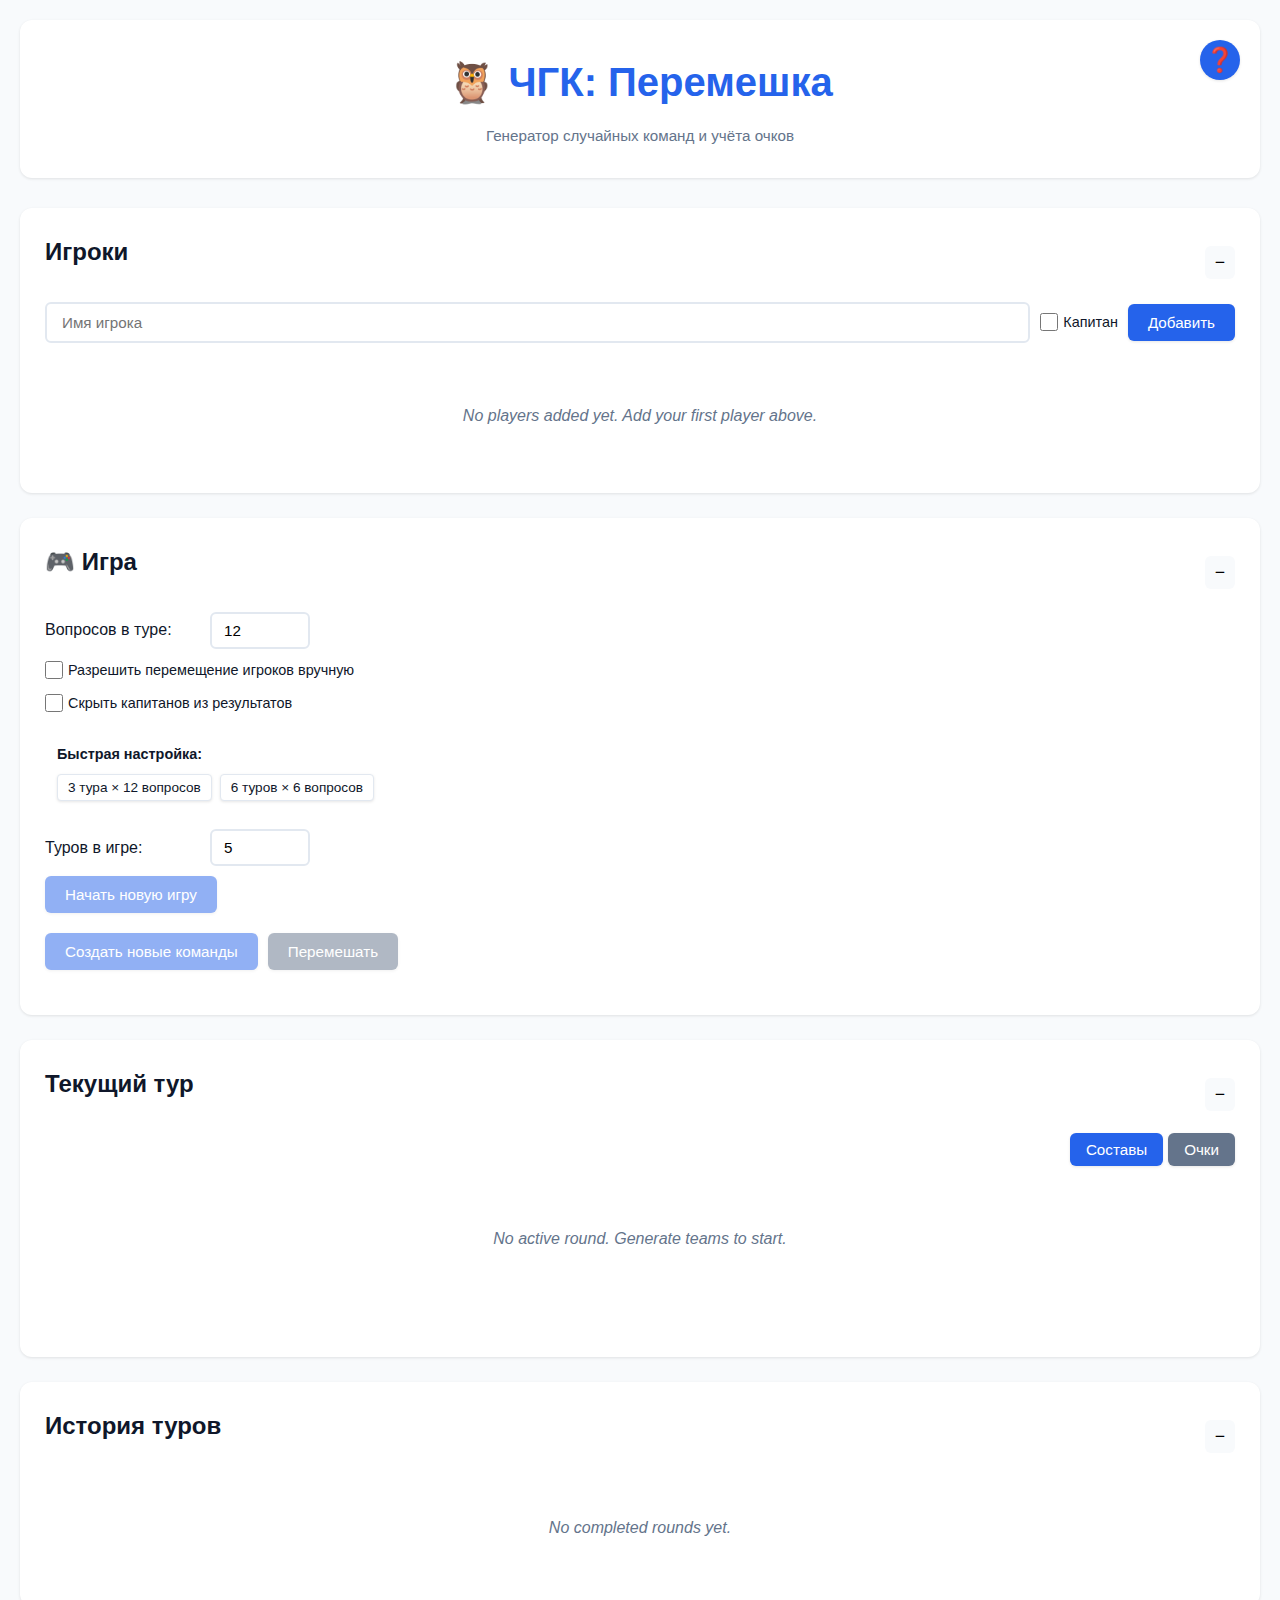
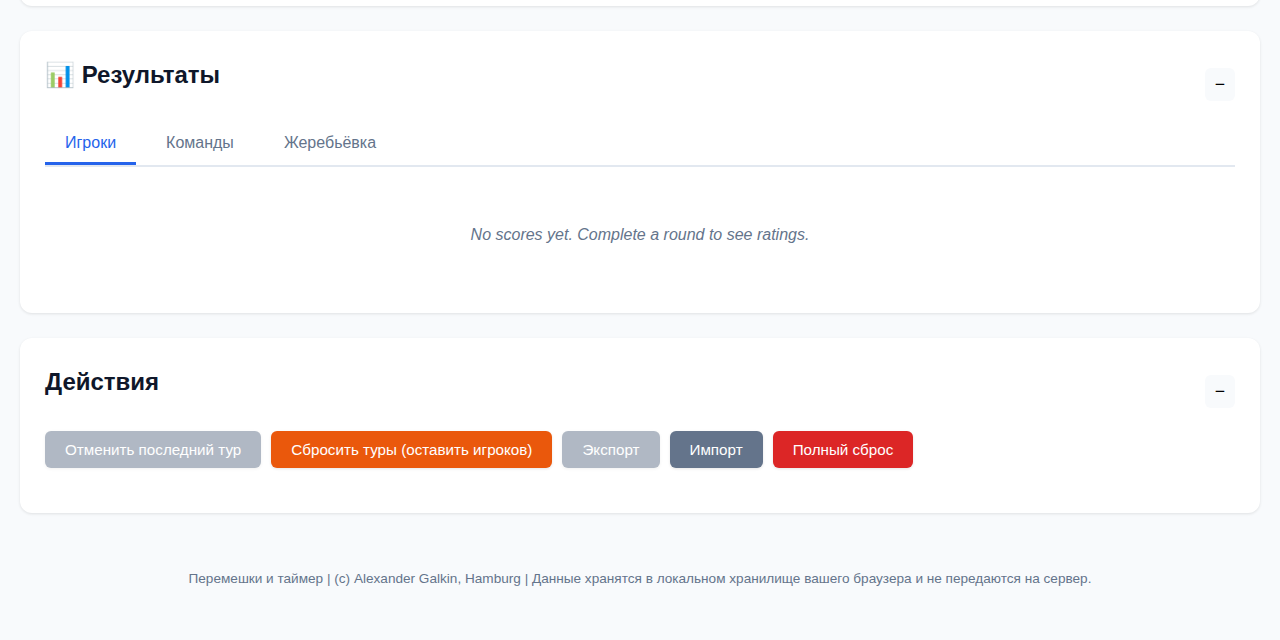
<file: index.html>
<!DOCTYPE html>
<html lang="en">
<head>
  <meta charset="UTF-8">
  <meta name="viewport" content="width=device-width, initial-scale=1.0">
  <title>ЧГК: Перемешка</title>
  <link rel="icon" href="data:image/svg+xml,<svg xmlns='http://www.w3.org/2000/svg' viewBox='0 0 100 100'><text y='.9em' font-size='90'>🦉</text></svg>">
  <link rel="stylesheet" href="styles.css">
</head>
<body>
  <div class="container">
    <!-- Header -->
    <header class="header">
      <h1>🦉 ЧГК: Перемешка</h1>
      <p class="subtitle">Генератор случайных команд и учёта очков</p>
      <button class="help-btn" onclick="openHelp()" title="Помощь">❓</button>
    </header>

    <!-- Warning Container -->
    <div id="warningContainer" class="warning-container"></div>

    <!-- Main Content -->
    <div class="main-content">
      
      <!-- Players Section -->
      <section class="section" id="playersSection">
        <div class="section-header">
          <h2>Игроки</h2>
          <button class="collapse-btn" onclick="toggleSection('playersSection')">−</button>
        </div>
        <div class="section-body">
          <div class="player-input">
            <input 
              type="text" 
              id="playerNameInput" 
              placeholder="Имя игрока" 
              class="input">
            <label class="checkbox-label">
              <input type="checkbox" id="isCaptainCheck" onchange="toggleTeamNameInput()">
              Капитан
            </label>
            <div id="captainInputs" style="display: none;">
              <input 
                type="text" 
                id="teamNameInput" 
                placeholder="Название команды" 
                class="input input-small">
              <input 
                type="color" 
                id="teamColorInput" 
                value="#3b82f6"
                class="color-input"
                title="Цвет команды">
            </div>
            <button id="addPlayerBtn" class="btn btn-primary">Добавить</button>
          </div>
          <div id="playersList" class="players-list"></div>
        </div>
      </section>

      <!-- Game Section -->
      <section class="section" id="gameSection">
        <div class="section-header">
          <h2>🎮 Игра</h2>
          <button class="collapse-btn" onclick="toggleSection('gameSection')">−</button>
        </div>
        <div class="section-body">
          <div class="settings-row">
            <label for="questionsPerRound">Вопросов в туре:</label>
            <input type="number" id="questionsPerRound" min="1" max="50" value="12" class="input-small">
          </div>
          <div class="settings-row">
            <label class="checkbox-label">
              <input type="checkbox" id="allowManualMove">
              Разрешить перемещение игроков вручную
            </label>
          </div>
          <div class="settings-row">
            <label class="checkbox-label">
              <input type="checkbox" id="hideCaptainsCheck" onchange="handleHideCaptainsChange()">
              Скрыть капитанов из результатов
            </label>
          </div>
          <div id="gameInfo" class="game-info"></div>
          <div id="gameControls" class="actions">
            <div class="game-presets">
              <p class="presets-label">Быстрая настройка:</p>
              <div class="preset-buttons">
                <button class="btn btn-secondary btn-small" onclick="setGamePreset(3, 12)">3 тура × 12 вопросов</button>
                <button class="btn btn-secondary btn-small" onclick="setGamePreset(6, 6)">6 туров × 6 вопросов</button>
              </div>
            </div>
            <div class="settings-row">
              <label for="gameRoundsInput">Туров в игре:</label>
              <input type="number" id="gameRoundsInput" min="1" max="50" value="5" class="input-small">
            </div>
            <button id="startGameBtn" class="btn btn-primary">Начать новую игру</button>
          </div>
          <div class="actions" style="margin-top: 1rem;">
            <button id="generateTeamsBtn" class="btn btn-primary">Создать новые команды</button>
            <button id="reshuffleBtn" class="btn btn-secondary">Перемешать</button>
          </div>
        </div>
      </section>

      <!-- Current Round Section -->
      <section id="currentRoundSection" class="section">
        <div class="section-header">
          <h2 id="currentRoundTitle">Текущий тур</h2>
          <button class="collapse-btn" onclick="toggleSection('currentRoundSection')">−</button>
        </div>
        <div class="section-body">
          <div class="round-header-bar">
            <div class="round-header-actions">
              <button id="reshuffleCurrentBtn" class="btn btn-secondary btn-small" style="display: none;">🔀 Перемешать текущий тур</button>
              <button id="addUnassignedPlayersBtn" class="btn btn-secondary btn-small" style="display: none;">➕ Добавить неназначенных</button>
              <button id="questionTimerBtn" class="btn btn-primary btn-small" style="display: none;">⏱️ Вопрос</button>
            </div>
            <div class="view-switcher">
              <button id="viewTeamsBtn" class="btn btn-secondary active">Составы</button>
              <button id="viewScoringBtn" class="btn btn-secondary">Очки</button>
            </div>
          </div>
          <div id="currentRoundContainer" class="current-round-container"></div>
          <div class="actions" id="roundActions">
            <button id="finalizeRoundBtn" class="btn btn-success">Завершить тур</button>
            <button id="saveEditedRoundBtn" class="btn btn-success" style="display: none;">Сохранить изменения</button>
            <button id="cancelEditRoundBtn" class="btn btn-secondary" style="display: none;">Отмена</button>
          </div>
        </div>
      </section>

      <!-- Rounds History -->
      <section class="section" id="historySection">
        <div class="section-header">
          <h2>История туров</h2>
          <button class="collapse-btn" onclick="toggleSection('historySection')">−</button>
        </div>
        <div class="section-body">
          <div id="roundsHistory" class="rounds-history"></div>
        </div>
      </section>

      <!-- Leaderboard -->
      <section class="section" id="leaderboardSection">
        <div class="section-header">
          <h2>📊 Результаты</h2>
          <button class="collapse-btn" onclick="toggleSection('leaderboardSection')">−</button>
        </div>
        <div class="section-body">
          <div class="leaderboard-tabs">
            <button id="playersTabBtn" class="tab-btn active" onclick="switchLeaderboardTab('players')">Игроки</button>
            <button id="teamsTabBtn" class="tab-btn" onclick="switchLeaderboardTab('teams')">Команды</button>
            <button id="drawTabBtn" class="tab-btn" onclick="switchLeaderboardTab('draw')">Жеребьёвка</button>
          </div>
          <div id="leaderboard" class="leaderboard"></div>
        </div>
      </section>

      <!-- Actions -->
      <section class="section" id="actionsSection">
        <div class="section-header">
          <h2>Действия</h2>
          <button class="collapse-btn" onclick="toggleSection('actionsSection')">−</button>
        </div>
        <div class="section-body">
          <div class="actions">
            <button id="undoBtn" class="btn btn-secondary">Отменить последний тур</button>
            <button id="resetGameBtn" class="btn btn-warning">Сбросить туры (оставить игроков)</button>
            <button id="exportBtn" class="btn btn-secondary">Экспорт</button>
            <button id="importBtn" class="btn btn-secondary">Импорт</button>
            <button id="resetBtn" class="btn btn-danger">Полный сброс</button>
            <input type="file" id="importFile" accept=".json" style="display: none;">
          </div>
        </div>
      </section>

    </div>

    <!-- Footer -->
    <footer class="footer">
      <p>Перемешки и таймер | (c) Alexander Galkin, Hamburg | Данные хранятся в локальном хранилище вашего браузера и не передаются на сервер.</p>
    </footer>
  </div>

  <!-- Help Modal -->
  <div class="modal-overlay" id="helpModal" style="display: none;" onclick="closeHelp()">
    <div class="modal-content help-modal-content" onclick="event.stopPropagation()">
      <div class="modal-header">
        <h2>📖 Инструкция по использованию</h2>
        <button class="modal-close" onclick="closeHelp()">&times;</button>
      </div>
      <div class="modal-body help-modal-body">
        <section class="help-section">
          <h3>🎯 Основные возможности</h3>
          <p>Профессиональное приложение для организации и проведения интеллектуальных игр формата ЧГК (Что? Где? Когда?). Система автоматизирует процесс формирования команд, отслеживания результатов и подсчёта рейтингов игроков.</p>
          <p><strong>Ключевые преимущества:</strong></p>
          <ul>
            <li>Интеллектуальный алгоритм распределения игроков для максимального разнообразия составов</li>
            <li>Автоматическое сохранение всех данных в браузере</li>
            <li>Полнофункциональный таймер с настраиваемыми параметрами</li>
            <li>Детальная статистика и аналитика по каждому игроку</li>
            <li>Экспорт/импорт данных для архивирования игр</li>
          </ul>
        </section>

        <section class="help-section">
          <h3>👥 Управление игроками</h3>
          <ul>
            <li><strong>Добавление игрока:</strong> Введите имя в поле ввода и нажмите кнопку «Добавить игрока» или клавишу Enter</li>
            <li><strong>Капитаны:</strong> Отметьте галочкой «Капитан» при добавлении игрока. Каждый капитан формирует отдельную команду и остаётся в ней постоянным участником</li>
            <li><strong>Название команды:</strong> Для капитанов рекомендуется указать название команды — оно будет отображаться во всех турах</li>
            <li><strong>Активация/деактивация:</strong> Снимите галочку с имени игрока для временного исключения из текущей игры (например, если игрок не может участвовать)</li>
            <li><strong>Редактирование имени:</strong> Кликните по имени игрока для быстрого редактирования. Изменения применяются во всех турах</li>
            <li><strong>Детальная статистика:</strong> Нажмите иконку «📊» рядом с именем для просмотра полной статистики: история туров, правильные ответы, рейтинг</li>
          </ul>
          <p><strong>💡 Совет:</strong> Добавьте всех игроков перед началом игры. Капитанов следует назначить заранее для корректного формирования команд.</p>
        </section>

        <section class="help-section">
          <h3>🎮 Режимы игры</h3>
          <h4>📋 Режим одного тура (Quick Play):</h4>
          <ul>
            <li>Нажмите кнопку «🎲 Сгенерировать команды» для мгновенного создания сбалансированных команд</li>
            <li>Система автоматически распределит игроков равномерно между командами капитанов</li>
            <li>После проведения тура и заполнения результатов нажмите «Завершить тур»</li>
            <li>Результаты сохраняются в историю, можно начинать новый тур</li>
          </ul>
          <p><strong>💡 Когда использовать:</strong> Разовые игры, пробные туры, быстрые матчи без долгосрочного планирования.</p>

          <h4>🏆 Игровой режим (Tournament Mode):</h4>
          <ul>
            <li>Укажите количество туров вручную или выберите готовый пресет:
              <ul>
                <li><strong>3×12:</strong> 3 тура по 12 вопросов (стандартный формат ЧГК)</li>
                <li><strong>6×6:</strong> 6 туров по 6 вопросов (спортивное ЧГК)</li>
              </ul>
            </li>
            <li>Нажмите «Начать игру» — система предварительно сгенерирует все туры</li>
            <li><strong>🎯 Интеллектуальная оптимизация:</strong> Применяется алгоритм имитации отжига (Simulated Annealing), который минимизирует количество повторных встреч между игроками на протяжении всей игры</li>
            <li>Переход между турами происходит автоматически после нажатия «Завершить тур»</li>
            <li>Прогресс игры отображается в верхней части экрана (например, «Тур 2/6»)</li>
            <li>В таблице «Жеребьёвка» можно заранее увидеть все запланированные составы команд</li>
          </ul>
          <p><strong>💡 Когда использовать:</strong> Турниры, лиги, серии игр с постоянным составом участников. Обеспечивает максимальное разнообразие взаимодействия между игроками.</p>
          <p><strong>⚠️ Важно:</strong> При начале новой игры вся предыдущая статистика сбрасывается. Используйте экспорт для сохранения результатов прошлых игр.</p>
        </section>

        <section class="help-section">
          <h3>✏️ Работа с текущим туром</h3>
          <ul>
            <li><strong>Переключение представлений:</strong>
              <ul>
                <li><em>«Команды»</em> — просмотр полного состава каждой команды с возможностью перемещения игроков</li>
                <li><em>«Вопросы»</em> — компактная таблица для быстрого заполнения результатов по вопросам</li>
              </ul>
            </li>
            <li><strong>Ручное перемещение игроков:</strong> Активируйте чекбокс «Разрешить ручное перемещение», после чего у каждого игрока (кроме капитанов) появится выпадающий список для перемещения в другую команду</li>
            <li><strong>Заполнение результатов:</strong> В таблице вопросов отмечайте правильные ответы команд (✓ = верно, пустой чекбокс = неверно)</li>
            <li><strong>Быстрая навигация по столбцам:</strong> Кликните на заголовок вопроса (Q1, Q2...) для визуального выделения всего столбца синей рамкой</li>
            <li><strong>Цветовое кодирование:</strong> До 25 команд имеют уникальные цвета — это упрощает отслеживание игроков в разных представлениях</li>
            <li><strong>Дополнительные действия:</strong>
              <ul>
                <li><em>«Перемешать текущий тур»</em> — случайное перераспределение игроков (доступно в игровом режиме)</li>
                <li><em>«Добавить неназначенных»</em> — автоматическое включение игроков, пропущенных при генерации (игровой режим)</li>
              </ul>
            </li>
          </ul>
          <p><strong>💡 Совет:</strong> Используйте представление «Вопросы» для быстрого заполнения результатов во время игры, а «Команды» — для проверки составов перед началом тура.</p>
        </section>

        <section class="help-section">
          <h3>⏱️ Профессиональный таймер вопросов</h3>
          <p>Полноэкранный таймер с расширенными возможностями для точного хронометража игры. Нажмите кнопку «⏱️ Вопрос» для запуска.</p>
          
          <h4>🎹 Управление с клавиатуры:</h4>
          <ul>
            <li><strong>Пробел:</strong> Старт таймера / Пауза / Возобновление (работает в любой момент)</li>
            <li><strong>Enter:</strong> Мгновенный переход к следующему вопросу без ожидания окончания таймера</li>
            <li><strong>ESC:</strong> Закрытие таймера с подтверждением (если таймер был запущен), без подтверждения (если не запускался)</li>
          </ul>

          <h4>🎚️ Гибкие настройки (левый нижний угол):</h4>
          <ul>
            <li><strong>Десятичные знаки (0-3):</strong> Точность отображения времени (например, 59.00 или 59.000)</li>
            <li><strong>Показывать вопросов (1-5):</strong> Количество последних вопросов в таблице результатов</li>
            <li><strong>Основное время (10-300 сек):</strong> Время на обсуждение и запись ответа</li>
            <li><strong>Дополнительное время (5-60 сек):</strong> Время на окончательное оформление ответа (мигающий красный таймер)</li>
          </ul>
          <p><strong>⚡ Динамическое обновление:</strong> При изменении времени во время работы таймера происходит автоматический сброс к новым значениям.</p>

          <h4>📊 Информационная панель (правый нижний угол):</h4>
          <ul>
            <li>Компактная таблица с результатами команд по текущему и предыдущим вопросам</li>
            <li><strong>Интерактивная отметка:</strong> Кликайте по ✓/✗ для мгновенного изменения ответа команды прямо во время игры</li>
            <li>Автоматическое обновление при переходе к следующему вопросу</li>
          </ul>

          <h4>🔊 Звуковые сигналы:</h4>
          <ul>
            <li>Короткий сигнал при старте таймера</li>
            <li>Ежесекундные сигналы в последние 10 секунд основного времени</li>
            <li>Более громкие сигналы каждую секунду на дополнительном времени (мигающий красный дисплей)</li>
          </ul>

          <h4>🎯 Управление кнопками:</h4>
          <ul>
            <li><strong>▶ Начать / Продолжить:</strong> Запуск или возобновление отсчёта</li>
            <li><strong>⏸ Пауза:</strong> Приостановка таймера (появляется кнопка «Перезапустить»)</li>
            <li><strong>↻ Перезапустить:</strong> Сброс таймера к начальным значениям (отображается только при паузе)</li>
            <li><strong>⏭ Следующий:</strong> Переход к следующему вопросу с автоматическим сбросом таймера</li>
          </ul>

          <p><strong>💡 Профессиональный совет:</strong> Настройте таймер перед началом игры согласно регламенту турнира. Стандартные значения ЧГК: 60 секунд основного времени + 10 секунд дополнительного.</p>
          <p><strong>🎯 Оптимальный workflow:</strong> Используйте пробел для управления таймером, а Enter для перехода между вопросами — это позволяет вести игру одной рукой, не отвлекаясь на мышь.</p>
        </section>

        <section class="help-section">
          <h3>📊 Аналитика и результаты</h3>
          
          <h4>👤 Вкладка «Игроки»:</h4>
          <ul>
            <li><strong>Рейтинг (Rating):</strong> Интеллектуальная метрика, показывающая вклад игрока. Рассчитывается как сумма команд, которые НЕ смогли ответить на вопросы, на которые игрок ответил правильно. Чем выше рейтинг, тем больше «сложных» вопросов закрыл игрок.</li>
            <li><strong>Туры сыграно:</strong> Общее количество туров с участием игрока</li>
            <li><strong>Всего очков:</strong> Суммарное количество правильных ответов игрока</li>
            <li><strong>Интерактивная сортировка:</strong> Кликайте на заголовки столбцов (Имя, Рейтинг, Туры, Очки) для изменения порядка сортировки</li>
            <li><strong>Детальная статистика (📊):</strong> Модальное окно с полной историей игрока:
              <ul>
                <li>Участие в каждом туре с указанием команды</li>
                <li>Детализация правильных ответов по вопросам</li>
                <li>Динамика результатов по турам</li>
              </ul>
            </li>
          </ul>
          <p><strong>💡 Совет:</strong> Используйте рейтинг для выявления наиболее ценных игроков, которые закрывают сложные вопросы.</p>

          <h4>🏆 Вкладка «Команды»:</h4>
          <ul>
            <li>Агрегированная статистика по командам капитанов во всех проведённых турах</li>
            <li>Средние показатели команды: количество туров, набранные очки</li>
            <li><strong>Подробности (📊):</strong> Просмотр результатов команды в каждом конкретном туре с составом и детализацией по вопросам</li>
          </ul>
          <p><strong>💡 Совет:</strong> Сравнивайте результаты команд разных капитанов для анализа их лидерских качеств и игрового стиля.</p>

          <h4>🎲 Вкладка «Жеребьёвка»:</h4>
          <ul>
            <li>Сводная таблица распределения всех игроков по командам во всех турах игры</li>
            <li><strong>Цветовое кодирование:</strong> Каждая команда в каждом туре выделена своим цветом (до 25 уникальных цветов)</li>
            <li><strong>В игровом режиме:</strong> Отображаются ВСЕ туры (включая предстоящие), что позволяет заранее проверить разнообразие составов</li>
            <li><strong>Прочерк (—):</strong> Игрок не участвовал в данном туре (был деактивирован или не был добавлен на момент генерации)</li>
          </ul>
          <p><strong>💡 Совет:</strong> Используйте эту таблицу для контроля за тем, чтобы игроки не встречались в одних и тех же составах слишком часто.</p>
        </section>

        <section class="help-section">
          <h3>🔧 Расширенные функции управления</h3>
          <ul>
            <li><strong>🔀 Перемешать текущий тур:</strong> Мгновенное случайное перераспределение игроков в текущем туре без изменения будущих туров. Доступно только в игровом режиме. Полезно, если текущий состав по каким-то причинам не подходит.</li>
            <li><strong>➕ Добавить неназначенных:</strong> Автоматическое включение игроков, которые были активированы уже после генерации игры. Система равномерно распределит их по всем оставшимся турам. Доступно в игровом режиме.</li>
            <li><strong>✏️ Редактировать тур:</strong> Возможность внесения изменений в уже завершённый тур из истории. При активации этой функции тур загружается как текущий, после редактирования нажмите «Сохранить изменения».</li>
            <li><strong>↩️ Отменить последний тур:</strong> Удаление самого последнего завершённого тура с полным восстановлением состояния приложения на момент перед его проведением. Необратимая операция!</li>
            <li><strong>🗑️ Сбросить туры (оставить игроков):</strong> Удаление всех туров и статистики при сохранении списка игроков и их базовых данных (имена, статус капитана). Используется для начала новой серии игр с теми же участниками.</li>
            <li><strong>💾 Экспорт:</strong> Сохранение полного состояния приложения (игроки, туры, результаты, настройки) в JSON-файл. Используйте для:
              <ul>
                <li>Резервного копирования важных турниров</li>
                <li>Переноса данных между устройствами</li>
                <li>Архивирования завершённых игр</li>
              </ul>
            </li>
            <li><strong>📂 Импорт:</strong> Загрузка ранее экспортированного состояния. Полностью заменяет текущие данные импортированными. Перед импортом рекомендуется сделать экспорт текущего состояния.</li>
            <li><strong>⚠️ Полный сброс:</strong> Необратимое удаление ВСЕХ данных приложения (игроки, туры, история, статистика). Приложение вернётся к состоянию «из коробки». Используйте с осторожностью!</li>
          </ul>
          <p><strong>💡 Профессиональный подход:</strong> Регулярно делайте экспорт данных после важных игр. Храните экспортированные файлы в облачном хранилище для максимальной безопасности.</p>
        </section>

        <section class="help-section">
          <h3>💡 Профессиональные рекомендации</h3>
          
          <h4>📱 Работа с данными:</h4>
          <ul>
            <li><strong>Автосохранение:</strong> Все изменения сохраняются в localStorage браузера автоматически с задержкой 500мс для оптимизации производительности</li>
            <li><strong>Безопасность данных:</strong> Делайте экспорт после каждой важной игры. localStorage может быть очищен при очистке истории браузера</li>
            <li><strong>Кросс-браузерность:</strong> Данные НЕ синхронизируются между разными браузерами или устройствами. Используйте экспорт/импорт для переноса</li>
            <li><strong>Резервные копии:</strong> Храните экспортированные JSON-файлы в нескольких местах (облако, локальный диск)</li>
          </ul>

          <h4>🎯 Оптимизация процесса игры:</h4>
          <ul>
            <li><strong>Подготовка:</strong> Добавьте всех игроков и назначьте капитанов ПЕРЕД началом игры</li>
            <li><strong>Количество команд:</strong> Оптимальное количество игроков в команде: 5-7 человек. При 4 командах и 20 игроках получится 5 человек на команду</li>
            <li><strong>Игровой режим vs. Одиночные туры:</strong>
              <ul>
                <li>Игровой режим — для турниров из 3+ туров с постоянным составом</li>
                <li>Одиночные туры — для разовых игр или тренировок</li>
              </ul>
            </li>
            <li><strong>Разнообразие составов:</strong> Алгоритм оптимизации работает лучше при большем количестве туров (минимум 3-4)</li>
            <li><strong>Цветовое кодирование:</strong> До 25 команд получают уникальные цвета. При большем количестве используйте названия команд для различения</li>
          </ul>

          <h4>⏱️ Проведение игры с таймером:</h4>
          <ul>
            <li><strong>Дисциплина времени:</strong> Настройте таймер согласно регламенту турнира до начала первого вопроса</li>
            <li><strong>Звук:</strong> Убедитесь, что звук включен для восприятия звуковых сигналов</li>
            <li><strong>Полноэкранный режим:</strong> Для максимального удобства используйте F11 для полноэкранного режима браузера</li>
            <li><strong>Быстрое заполнение:</strong> Используйте кликабельную таблицу команд в таймере для мгновенной отметки ответов прямо во время игры</li>
            <li><strong>Клавиатурное управление:</strong> Освойте горячие клавиши (Пробел, Enter) для максимальной скорости работы</li>
          </ul>

          <h4>📊 Анализ результатов:</h4>
          <ul>
            <li><strong>Рейтинг игроков:</strong> Отражает не просто количество правильных ответов, а их «ценность» — способность закрывать сложные вопросы</li>
            <li><strong>Жеребьёвка:</strong> Используйте для проверки разнообразия составов и выявления частых пар игроков</li>
            <li><strong>Детальная статистика:</strong> Изучайте индивидуальную статистику для понимания сильных и слабых сторон каждого игрока</li>
            <li><strong>Командная аналитика:</strong> Сравнивайте результаты команд разных капитанов для оценки их лидерских качеств</li>
          </ul>

          <h4>🚀 Продвинутые техники:</h4>
          <ul>
            <li><strong>Редактирование туров:</strong> Если обнаружили ошибку в заполнении, используйте функцию редактирования вместо отмены тура</li>
            <li><strong>Активация/деактивация игроков:</strong> Деактивируйте временно отсутствующих игроков перед генерацией команд</li>
            <li><strong>Перемешивание:</strong> В игровом режиме можно перемешать текущий тур, если состав команд вас не устраивает</li>
            <li><strong>Пресеты вопросов:</strong> Используйте стандартные форматы (3×12 или 6×6) для соответствия официальным регламентам ЧГК</li>
          </ul>

          <h4>⚡ Производительность:</h4>
          <ul>
            <li>Приложение работает полностью офлайн после первой загрузки</li>
            <li>Рекомендуется использовать современные браузеры (Chrome, Firefox, Edge) для оптимальной производительности</li>
            <li>При работе с большим количеством игроков (20+) и туров (10+) возможны небольшие задержки при генерации — это нормально</li>
          </ul>
        </section>

        <section class="help-section">
          <h3>⌨️ Горячие клавиши</h3>
          <p>Клавиатурные сокращения для ускорения работы:</p>
          
          <h4>🌐 Глобальные:</h4>
          <ul>
            <li><strong>ESC</strong> — Закрытие любого открытого модального окна (справка, статистика, таймер*)</li>
            <li><strong>Enter</strong> — Добавление игрока из поля ввода имени</li>
          </ul>

          <h4>⏱️ В таймере вопросов:</h4>
          <ul>
            <li><strong>Пробел (Space)</strong> — Старт таймера / Пауза / Продолжить (основная клавиша управления)</li>
            <li><strong>Enter</strong> — Немедленный переход к следующему вопросу с автоматическим сбросом таймера</li>
            <li><strong>ESC</strong> — Закрытие таймера:
              <ul>
                <li>Если таймер запускался — требуется подтверждение</li>
                <li>Если таймер не запускался — закрывается мгновенно</li>
              </ul>
            </li>
          </ul>
          <p><strong>*</strong> При активном таймере ESC имеет приоритет и закрывает только таймер, остальные окна остаются открытыми.</p>
          
          <p><strong>💡 Мастерство:</strong> Опытные ведущие управляют всей игрой только с клавиатуры, используя мышь только для отметки правильных ответов.</p>
        </section>

        <section class="help-section">
          <h3>🎓 Дополнительная информация</h3>
          <p><strong>Версия приложения:</strong> 1.0</p>
          <p><strong>Алгоритм оптимизации:</strong> Simulated Annealing (Имитация отжига) — метаэвристический алгоритм глобальной оптимизации, обеспечивающий эффективное распределение игроков с минимизацией повторных встреч.</p>
          <p><strong>Хранение данных:</strong> localStorage (локальное хранилище браузера)</p>
          <p><strong>Поддержка браузеров:</strong> Chrome 90+, Firefox 88+, Edge 90+, Safari 14+</p>
          <p><strong>Лицензия:</strong> Открытое использование для организации игр ЧГК</p>
          
          <div style="margin-top: 20px; padding: 15px; background: #f0f9ff; border-left: 4px solid var(--primary-color); border-radius: 4px;">
            <p style="margin: 0; font-size: 0.95rem;"><strong>📖 Официальные правила ЧГК:</strong> Ознакомьтесь с регламентом и правилами проведения игр на официальном сайте Международной ассоциации клубов «Что? Где? Когда?»</p>
          </div>
        </section>
      </div>
    </div>
  </div>

  <!-- Scripts -->
  <script src="storage.js"></script>
  <script src="algorithms.js"></script>
  <script src="app.js"></script>
  <script src="ui.js"></script>
  <script>
    // Initialize app on page load
    document.addEventListener('DOMContentLoaded', () => {
      appState.init();
      document.getElementById('questionsPerRound').value = appState.settings.questionsPerRound || 12;
      document.getElementById('gameRoundsInput').value = appState.settings.gameRounds || 5;
      if (document.getElementById('hideCaptainsCheck')) {
        document.getElementById('hideCaptainsCheck').checked = appState.settings.hideCaptains || false;
      }
      initUI();
    });
  </script>
</body>
</html>
</file>
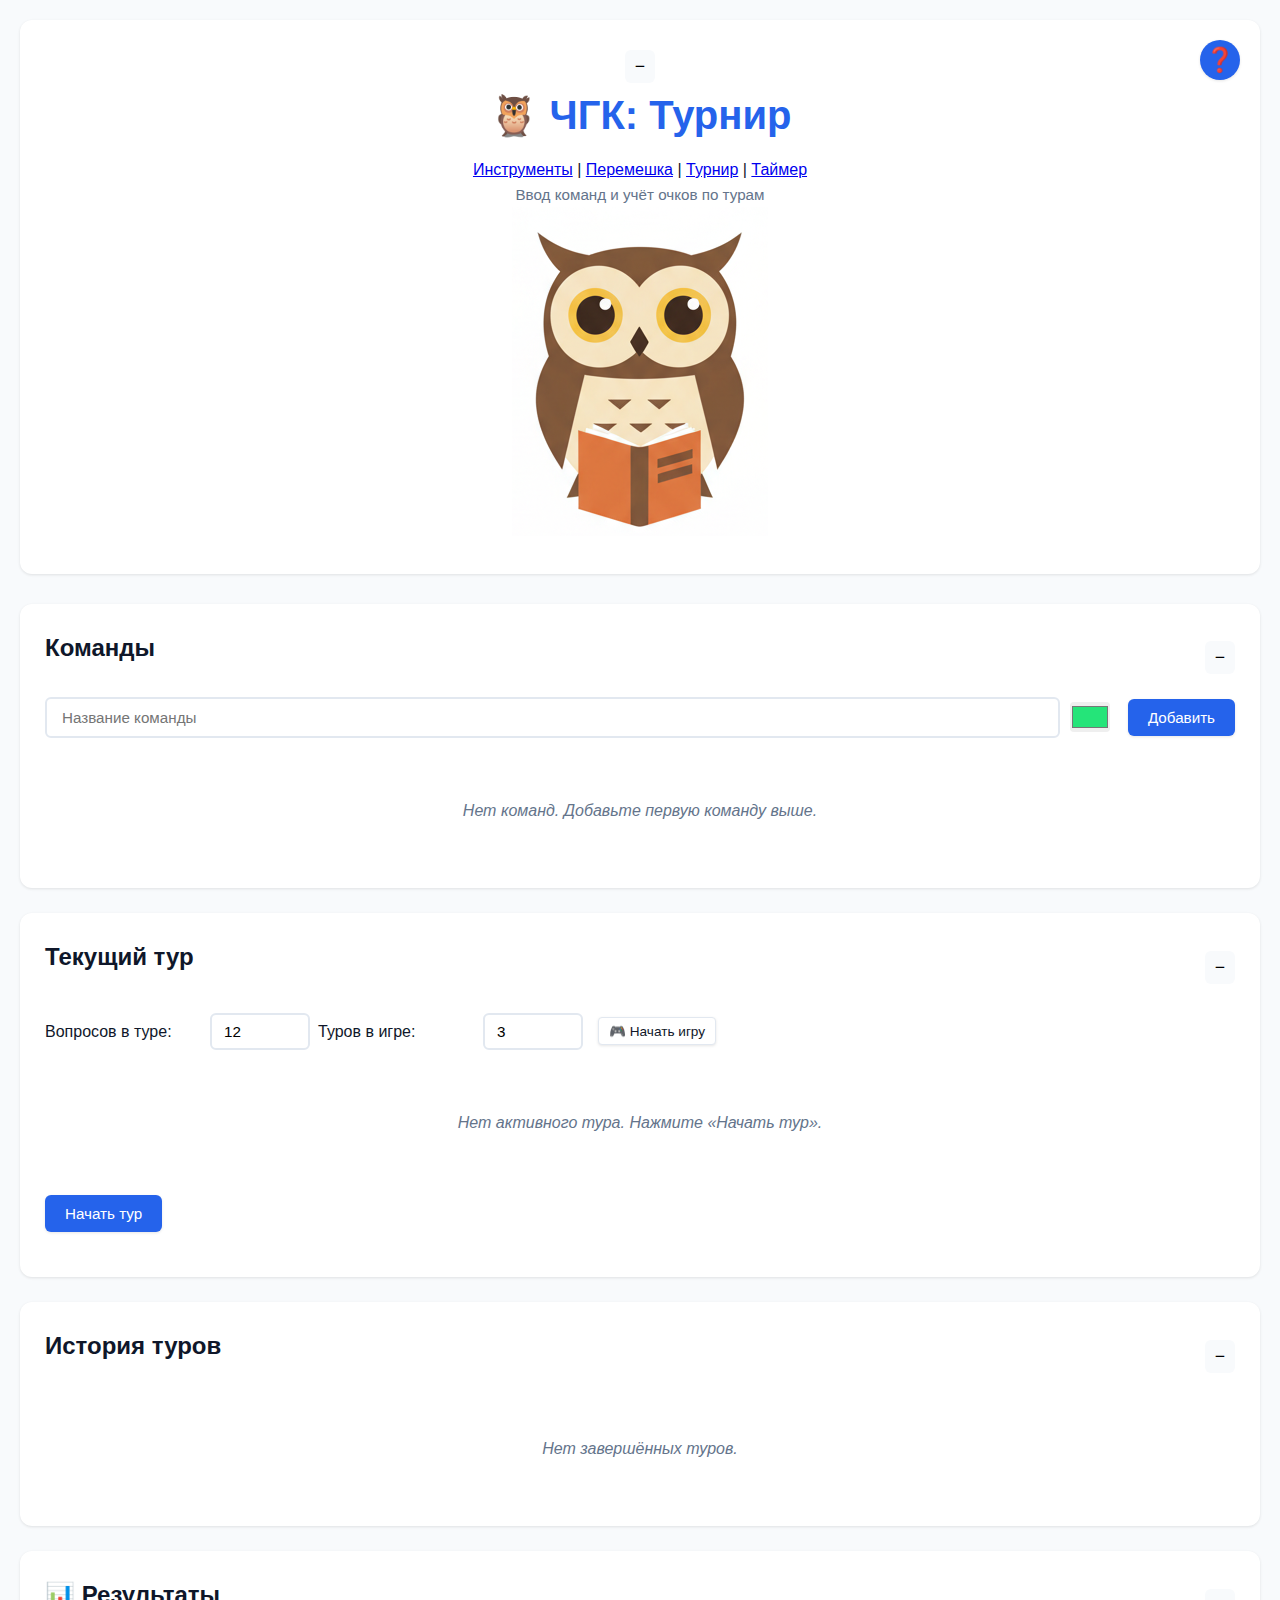
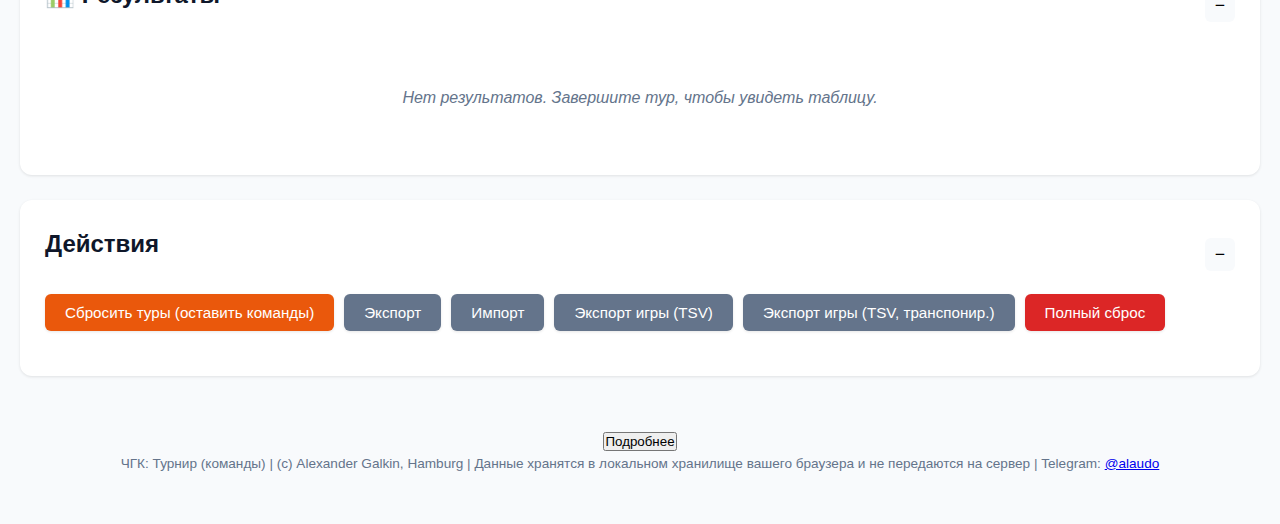
<file: chgk.html>
<!DOCTYPE html>
<html lang="ru">
<head>
  <meta charset="UTF-8">
  <meta name="viewport" content="width=device-width, initial-scale=1.0">
  <title>ЧГК: Турнир (команды)</title>
  <link rel="icon" href="data:image/svg+xml,<svg xmlns='http://www.w3.org/2000/svg' viewBox='0 0 100 100'><text y='.9em' font-size='90'>🦉</text></svg>">
  <link rel="manifest" href="pwa/manifest-chgk.json">
  <meta name="theme-color" content="#0b1220">
  <link rel="apple-touch-icon" href="img/pwa-icon.svg">
  <link rel="stylesheet" href="styles.css">
</head>
<body>
  <div class="container">
    <header class="header help-left" id="pageHeader">
      <button class="help-btn" onclick="openHelp()" title="Помощь">❓</button>
      <button class="collapse-btn header-collapse-btn" type="button" onclick="toggleHeaderCollapse()" title="Свернуть">−</button>
      <h1>🦉 ЧГК: Турнир</h1>
      <nav class="header-nav" aria-label="Навигация">
        <a href="index.html">Инструменты</a>
        <span class="header-nav-sep">|</span>
        <a href="peremeshki.html">Перемешка</a>
        <span class="header-nav-sep">|</span>
        <a href="chgk.html" aria-current="page">Турнир</a>
        <span class="header-nav-sep">|</span>
        <a href="timer.html">Таймер</a>
      </nav>
      <div class="header-body">
        <p class="subtitle">Ввод команд и учёт очков по турам</p>
        <img class="page-main-image" src="img/chgk.png" alt="ЧГК: Турнир (команды)">
      </div>
    </header>

    <div id="warningContainer" class="warning-container"></div>

    <div class="main-content">
      <!-- Teams Section -->
      <section class="section" id="teamsSection">
        <div class="section-header">
          <h2>Команды</h2>
          <button class="collapse-btn" onclick="toggleSection('teamsSection')">−</button>
        </div>
        <div class="section-body">
          <div class="player-input">
            <input type="text" id="teamNameInput" placeholder="Название команды" class="input">
            <input type="color" id="teamColorInput" value="#3b82f6" class="color-input" title="Цвет команды">
            <button id="addTeamBtn" class="btn btn-primary">Добавить</button>
          </div>
          <div id="teamsList" class="players-list"></div>
        </div>
      </section>

      <!-- Settings / Round -->
      <section id="currentRoundSection" class="section">
        <div class="section-header">
          <h2 id="currentRoundTitle">Текущий тур</h2>
          <button class="collapse-btn" onclick="toggleSection('currentRoundSection')">−</button>
        </div>
        <div class="section-body">
          <div id="gameInfo" class="game-info"></div>
          <div class="round-header-bar">
            <div class="round-header-actions">
              <div class="settings-row" style="margin-bottom:0;">
                <label for="questionsPerRound">Вопросов в туре:</label>
                <input type="number" id="questionsPerRound" min="1" max="50" value="12" class="input-small">
              </div>
              <div class="settings-row" style="margin-bottom:0;">
                <label for="gameRoundsInput">Туров в игре:</label>
                <input type="number" id="gameRoundsInput" min="1" max="50" value="3" class="input-small">
                <button id="startGameBtn" class="btn btn-secondary btn-small">🎮 Начать игру</button>
              </div>
              <button id="questionTimerBtn" class="btn btn-primary btn-small" style="display:none;">⏱️ Таймер</button>
            </div>
          </div>

          <div id="currentRoundContainer" class="current-round-container"></div>
          <div class="actions" id="roundActions">
            <button id="startRoundBtn" class="btn btn-primary">Начать тур</button>
            <button id="finalizeRoundBtn" class="btn btn-success" style="display:none;">Завершить тур</button>
            <button id="saveEditedRoundBtn" class="btn btn-success" style="display:none;">Сохранить изменения</button>
            <button id="cancelEditRoundBtn" class="btn btn-secondary" style="display:none;">Отмена</button>
          </div>
        </div>
      </section>

      <!-- History -->
      <section class="section" id="historySection">
        <div class="section-header">
          <h2>История туров</h2>
          <button class="collapse-btn" onclick="toggleSection('historySection')">−</button>
        </div>
        <div class="section-body">
          <div id="roundsHistory" class="rounds-history"></div>
        </div>
      </section>

      <!-- Leaderboard -->
      <section class="section" id="leaderboardSection">
        <div class="section-header">
          <h2>📊 Результаты</h2>
          <button class="collapse-btn" onclick="toggleSection('leaderboardSection')">−</button>
        </div>
        <div class="section-body">
          <div id="leaderboard" class="leaderboard"></div>
        </div>
      </section>

      <!-- Actions -->
      <section class="section" id="actionsSection">
        <div class="section-header">
          <h2>Действия</h2>
          <button class="collapse-btn" onclick="toggleSection('actionsSection')">−</button>
        </div>
        <div class="section-body">
          <div class="actions">
            <button id="resetRoundsBtn" class="btn btn-warning">Сбросить туры (оставить команды)</button>
            <button id="exportBtn" class="btn btn-secondary">Экспорт</button>
            <button id="importBtn" class="btn btn-secondary">Импорт</button>
            <button id="exportGameTsvBtn" class="btn btn-secondary">Экспорт игры (TSV)</button>
            <button id="exportGameTsvTransposeBtn" class="btn btn-secondary">Экспорт игры (TSV, транспонир.)</button>
            <button id="resetBtn" class="btn btn-danger">Полный сброс</button>
            <input type="file" id="importFile" accept=".json" style="display:none;">
          </div>
        </div>
      </section>
    </div>

    <footer class="footer">
      <button type="button" class="footer-toggle" data-footer-toggle aria-expanded="false" aria-controls="footerText">Подробнее</button>
      <p id="footerText" class="footer-text">ЧГК: Турнир (команды) | (c) Alexander Galkin, Hamburg | <span class="footer-long" data-footer-long>Данные хранятся в локальном хранилище вашего браузера и не передаются на сервер</span> | Telegram: <a href="https://t.me/alaudo" target="_blank" rel="noopener noreferrer">@alaudo</a></p>
    </footer>
  </div>

  <!-- Help Modal -->
  <div class="modal-overlay" id="helpModal" style="display:none;" onclick="closeHelp()">
    <div class="modal-content help-modal-content" onclick="event.stopPropagation()">
      <div class="modal-header">
        <h2>📖 Инструкция</h2>
        <button class="modal-close" onclick="closeHelp()">&times;</button>
      </div>
      <div class="modal-body help-modal-body">
        <section class="help-section">
          <h3>🚀 Быстрый старт</h3>
          <ol>
            <li>Введите названия команд. Если у вас на игре команды используют бумажки определенного цвета, выберите этот цвет для команды.</li>
            <li>Выберите число вопросов в раунде и общее число раундов. Если вам нужно больше туров (например, для перестрелки), вы всегда можете добавить дополнительный тур после завершения основной игры.</li>
            <li>Если ваш экран виден всем, то воспользуйтесь встроенным таймером. Он автоматически переходит от вопроса к вопросу и позволяет вам напрямую редактировать результаты не выходя из него.</li>
            <li>По завершению игры результаты будут показаны в итоговой таблице. При равенстве очков используется набранный рейтинг (сумма команд, не взявших вопросы, которые данная команда взяла).</li>
            <li>Игру можно сохранить или экспортировать в текстовый формат.</li>
          </ol>
          <p><strong>Внимание:</strong> все данные хранятся во внутреннем хранилище вашего браузера и будут удалены после его обновления. Перезагрузка страницы безопасна, если вам это необходимо.</p>
        </section>

        <section class="help-section">
          <h3>1) 👥 Команды</h3>
          <ul>
            <li><strong>Добавление:</strong> введите название → выберите цвет → «Добавить».</li>
            <li><strong>Цвет</strong> помогает быстро сверять ответы/таблицы (можно сделать как на бланках).</li>
            <li>Команды можно удалять/переименовывать в списке.</li>
          </ul>
          <div class="help-thumbs" aria-label="Скриншоты: Команды">
            <button type="button" class="help-thumb-link" data-viewer-src="img/chgk-1.jpg">
              <img class="help-thumb" src="img/chgk-1.jpg" alt="Турнир — Команды" loading="lazy">
            </button>
          </div>
        </section>

        <section class="help-section">
          <h3>2) 🎮 Игра</h3>
          <ul>
            <li>Задайте <strong>вопросов в туре</strong> и <strong>туров в игре</strong>.</li>
            <li><strong>🎮 Начать игру</strong> — создаёт фиксированную последовательность туров (удобно для турнира).</li>
            <li>Можно играть и «одиночными турами», просто нажимая «Начать тур» без режима игры.</li>
          </ul>
          <div class="help-thumbs" aria-label="Скриншоты: Игра">
            <button type="button" class="help-thumb-link" data-viewer-src="img/chgk-2.jpg">
              <img class="help-thumb" src="img/chgk-2.jpg" alt="Турнир — Игра" loading="lazy">
            </button>
          </div>
        </section>

        <section class="help-section">
          <h3>3) ✅ Текущий тур</h3>
          <ul>
            <li><strong>Начать тур</strong> — открывает ввод ответов по вопросам.</li>
            <li><strong>Чекбоксы</strong> — отмечайте взятые вопросы; начисление идёт автоматически.</li>
            <li><strong>⏱️ Таймер</strong> — запускает таймер вопроса.</li>
            <li><strong>Завершить тур</strong> — фиксирует результаты и переносит тур в историю.</li>
          </ul>
          <h4>🎹 Горячие клавиши в таймере</h4>
          <ul>
            <li><strong>Пробел</strong> — старт/пауза/продолжить</li>
            <li><strong>Enter</strong> — следующий вопрос</li>
            <li><strong>Backspace</strong> — предыдущий вопрос</li>
          </ul>
          <div class="help-thumbs" aria-label="Скриншоты: Текущий тур">
            <button type="button" class="help-thumb-link" data-viewer-src="img/chgk-3.jpg">
              <img class="help-thumb" src="img/chgk-3.jpg" alt="Турнир — Текущий тур" loading="lazy">
            </button>
          </div>

          <h4>📷 Скриншот таймера</h4>
          <div class="help-thumbs" aria-label="Скриншоты: Таймер">
            <button type="button" class="help-thumb-link" data-viewer-src="img/timer-1.jpg">
              <img class="help-thumb" src="img/timer-1.jpg" alt="Таймер — интерфейс" loading="lazy">
            </button>
          </div>
        </section>

        <section class="help-section">
          <h3>4) 🗂️ История туров</h3>
          <ul>
            <li>Здесь отображаются все завершённые туры.</li>
            <li>Можно открыть <strong>Edit</strong>, исправить ответы и нажать <strong>Сохранить изменения</strong> — результаты пересчитаются.</li>
          </ul>
          <div class="help-thumbs" aria-label="Скриншоты: История туров">
            <button type="button" class="help-thumb-link" data-viewer-src="img/chgk-4.jpg">
              <img class="help-thumb" src="img/chgk-4.jpg" alt="Турнир — История туров" loading="lazy">
            </button>
          </div>
        </section>

        <section class="help-section">
          <h3>5) 📊 Результаты</h3>
          <ul>
            <li>Таблица рейтинга пересчитывается автоматически после каждого тура и после редактирования истории.</li>
            <li>Кликайте по строкам/названиям (где доступно), чтобы открыть детали по турам.</li>
            <li><strong>Экспорт игры (TSV)</strong> и <strong>TSV (транспонир.)</strong> — удобны для вставки в Excel/Google Sheets.</li>
          </ul>
          <div class="help-thumbs" aria-label="Скриншоты: Результаты">
            <button type="button" class="help-thumb-link" data-viewer-src="img/chgk-5.jpg">
              <img class="help-thumb" src="img/chgk-5.jpg" alt="Турнир — Результаты" loading="lazy">
            </button>
          </div>
        </section>
      </div>
    </div>
  </div>

  <script src="scripts/imageViewer.js"></script>
  <script src="scripts/footer.js"></script>
  <script src="scripts/chgk.js"></script>
  <script src="scripts/pwa.js"></script>
  <script>
    function toggleHeaderCollapse() {
      const header = document.getElementById('pageHeader');
      if (!header) return;
      header.classList.toggle('collapsed');
      const btn = header.querySelector('.header-collapse-btn');
      if (btn) btn.textContent = header.classList.contains('collapsed') ? '+' : '−';
    }
  </script>
</body>
</html>
</file>
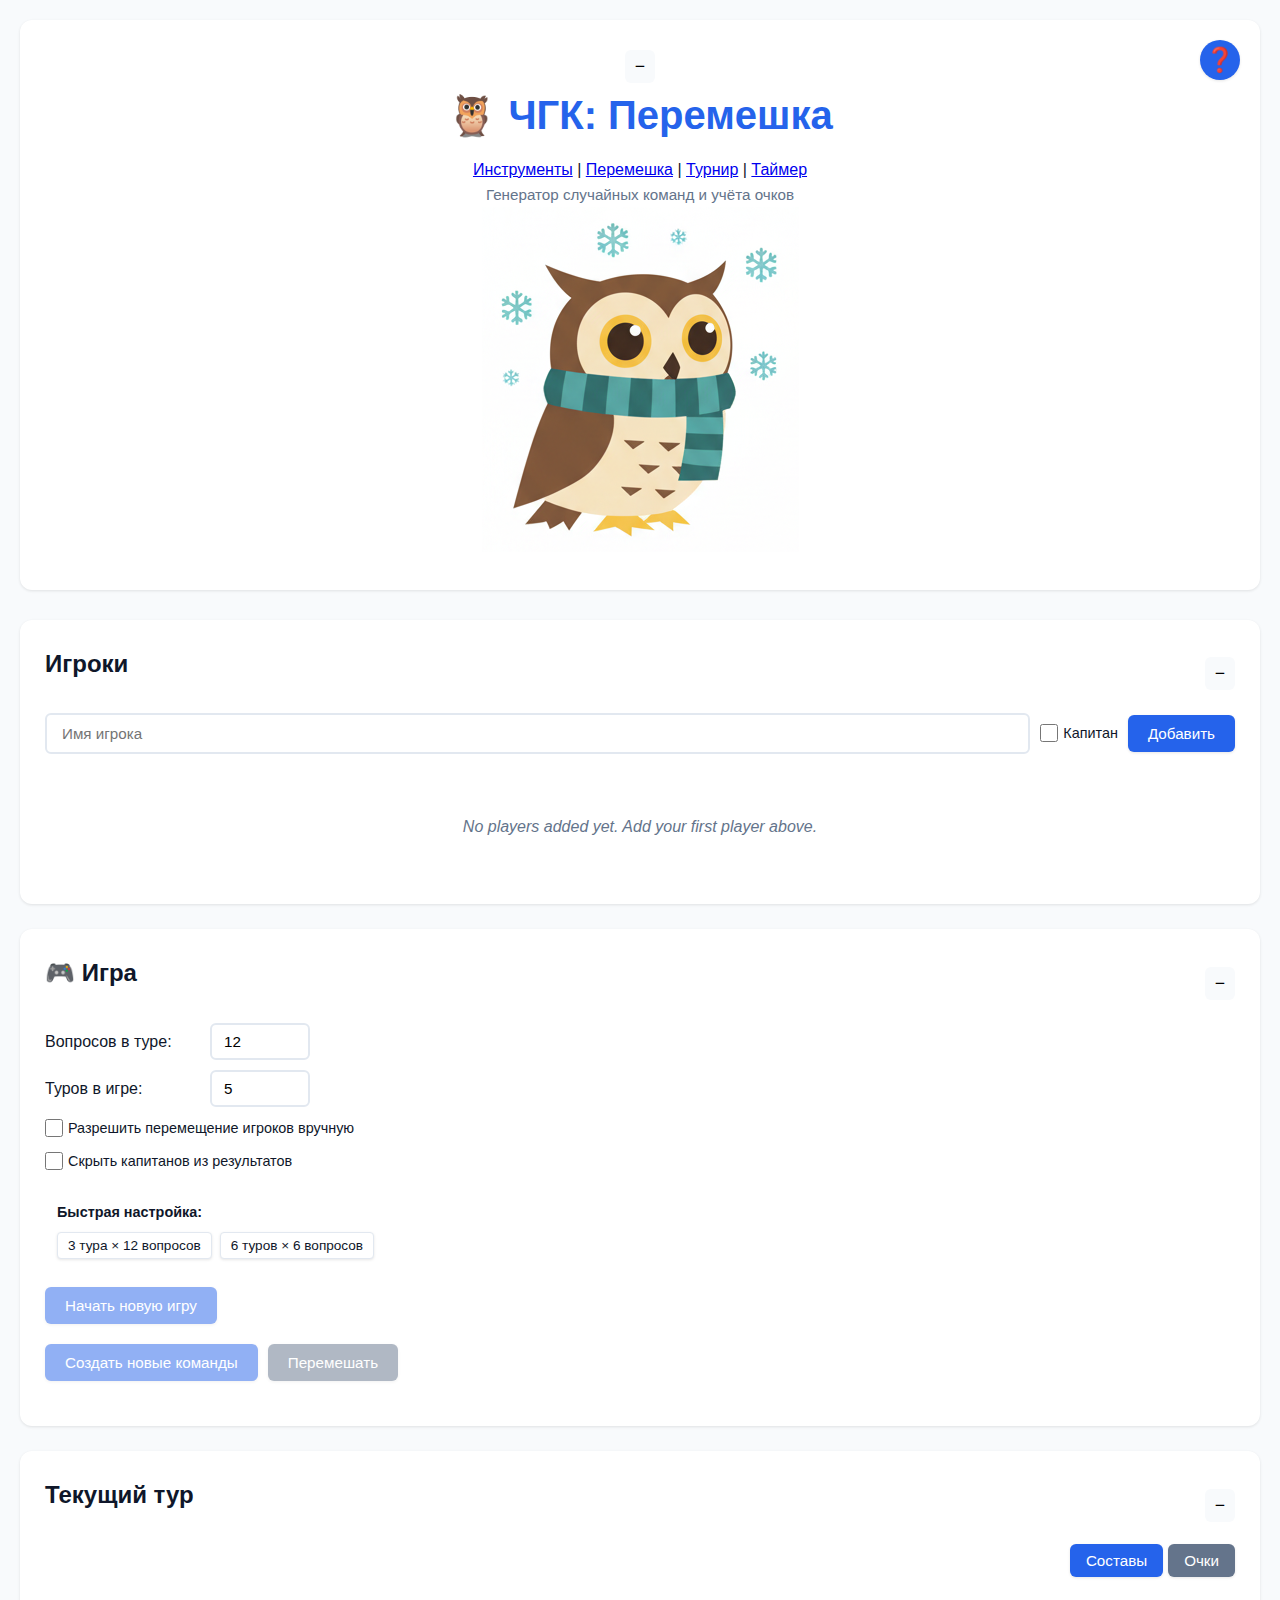
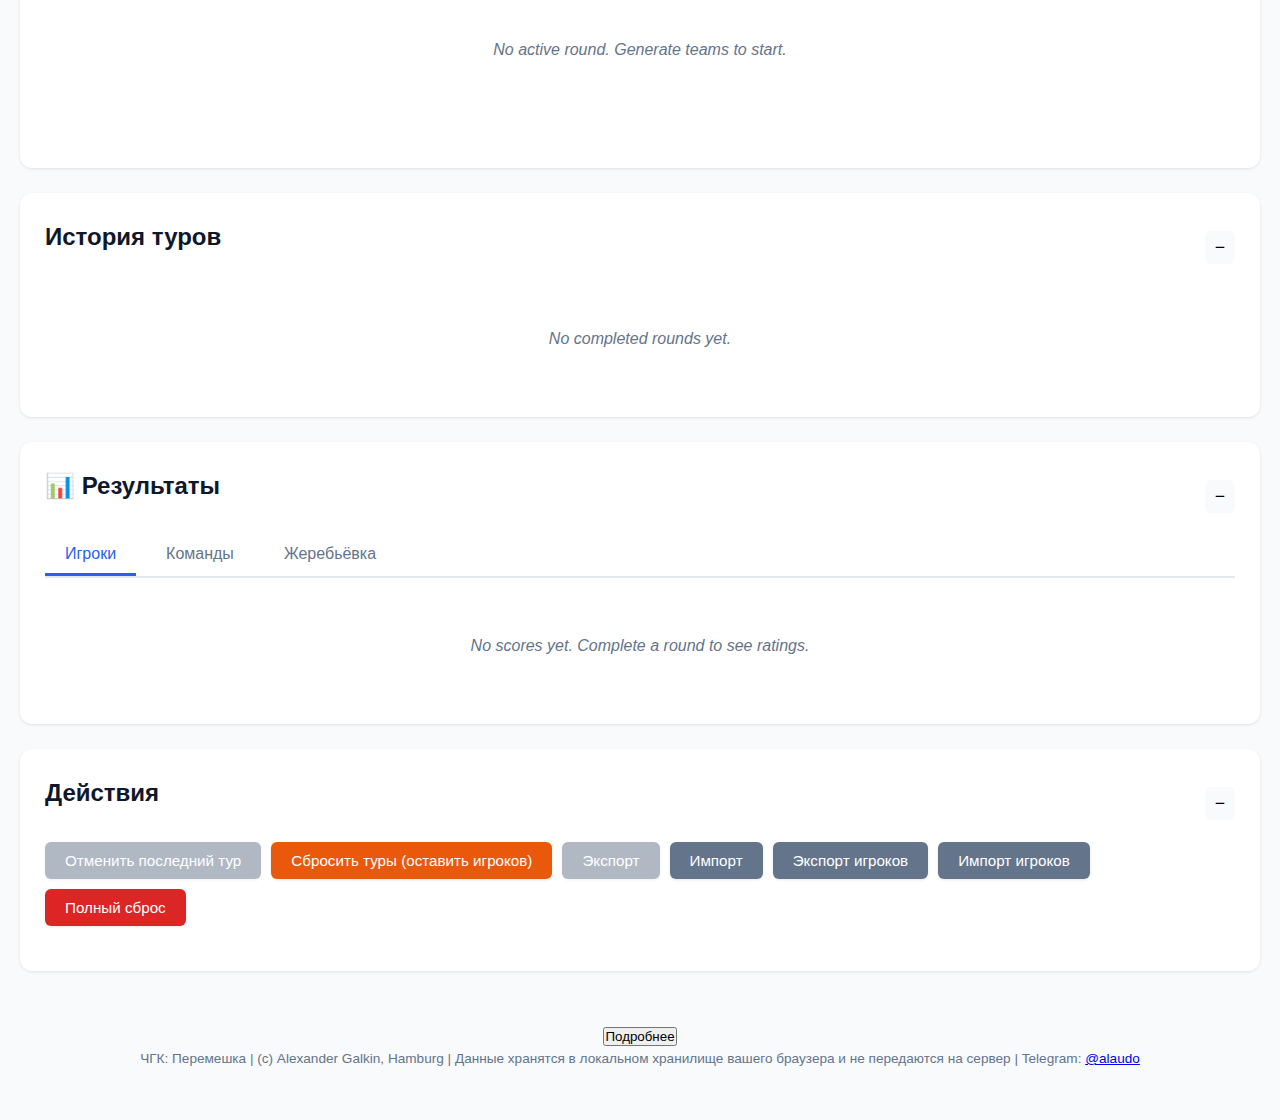
<file: peremeshki.html>
<!DOCTYPE html>
<html lang="en">
<head>
  <meta charset="UTF-8">
  <meta name="viewport" content="width=device-width, initial-scale=1.0">
  <title>ЧГК: Перемешка</title>
  <link rel="icon" href="data:image/svg+xml,<svg xmlns='http://www.w3.org/2000/svg' viewBox='0 0 100 100'><text y='.9em' font-size='90'>🦉</text></svg>">
  <link rel="stylesheet" href="styles.css">
</head>
<body>
  <div class="container">
    <!-- Header -->
    <header class="header help-left" id="pageHeader">
      <button class="help-btn" onclick="openHelp()" title="Помощь">❓</button>
      <button class="collapse-btn header-collapse-btn" type="button" onclick="toggleHeaderCollapse()" title="Свернуть">−</button>
      <h1>🦉 ЧГК: Перемешка</h1>
      <nav class="header-nav" aria-label="Навигация">
        <a href="index.html">Инструменты</a>
        <span class="header-nav-sep">|</span>
        <a href="peremeshki.html" aria-current="page">Перемешка</a>
        <span class="header-nav-sep">|</span>
        <a href="chgk.html">Турнир</a>
        <span class="header-nav-sep">|</span>
        <a href="timer.html">Таймер</a>
      </nav>
      <div class="header-body">
        <p class="subtitle">Генератор случайных команд и учёта очков</p>
        <img class="page-main-image" src="peremeshki.png" alt="ЧГК: Перемешка">
      </div>
    </header>

    <!-- Warning Container -->
    <div id="warningContainer" class="warning-container"></div>

    <!-- Main Content -->
    <div class="main-content">
      
      <!-- Players Section -->
      <section class="section" id="playersSection">
        <div class="section-header">
          <h2>Игроки</h2>
          <button class="collapse-btn" onclick="toggleSection('playersSection')">−</button>
        </div>
        <div class="section-body">
          <div class="player-input">
            <input 
              type="text" 
              id="playerNameInput" 
              placeholder="Имя игрока" 
              class="input">
            <label class="checkbox-label">
              <input type="checkbox" id="isCaptainCheck" onchange="toggleTeamNameInput()">
              Капитан
            </label>
            <div id="captainInputs" style="display: none;">
              <input 
                type="text" 
                id="teamNameInput" 
                placeholder="Название команды" 
                class="input input-small">
              <input 
                type="color" 
                id="teamColorInput" 
                value="#3b82f6"
                class="color-input"
                title="Цвет команды">
            </div>
            <button id="addPlayerBtn" class="btn btn-primary">Добавить</button>
          </div>
          <div id="playersList" class="players-list"></div>
        </div>
      </section>

      <!-- Game Section -->
      <section class="section" id="gameSection">
        <div class="section-header">
          <h2>🎮 Игра</h2>
          <button class="collapse-btn" onclick="toggleSection('gameSection')">−</button>
        </div>
        <div class="section-body">
          <div class="settings-row">
            <label for="questionsPerRound">Вопросов в туре:</label>
            <input type="number" id="questionsPerRound" min="1" max="50" value="12" class="input-small">
          </div>
            <div class="settings-row">
              <label for="gameRoundsInput">Туров в игре:</label>
              <input type="number" id="gameRoundsInput" min="1" max="50" value="5" class="input-small">
            </div>
          <div class="settings-row">
            <label class="checkbox-label">
              <input type="checkbox" id="allowManualMove">
              Разрешить перемещение игроков вручную
            </label>
          </div>
          <div class="settings-row">
            <label class="checkbox-label">
              <input type="checkbox" id="hideCaptainsCheck" onchange="handleHideCaptainsChange()">
              Скрыть капитанов из результатов
            </label>
          </div>
          <div id="gameInfo" class="game-info"></div>
          <div id="gameControls" class="actions">
            <div class="game-presets">
              <p class="presets-label">Быстрая настройка:</p>
              <div class="preset-buttons">
                <button class="btn btn-secondary btn-small" onclick="setGamePreset(3, 12)">3 тура × 12 вопросов</button>
                <button class="btn btn-secondary btn-small" onclick="setGamePreset(6, 6)">6 туров × 6 вопросов</button>
              </div>
            </div>

            <button id="startGameBtn" class="btn btn-primary">Начать новую игру</button>
          </div>
          <div class="actions" style="margin-top: 1rem;">
            <button id="generateTeamsBtn" class="btn btn-primary">Создать новые команды</button>
            <button id="reshuffleBtn" class="btn btn-secondary">Перемешать</button>
          </div>
        </div>
      </section>

      <!-- Current Round Section -->
      <section id="currentRoundSection" class="section">
        <div class="section-header">
          <h2 id="currentRoundTitle">Текущий тур</h2>
          <button class="collapse-btn" onclick="toggleSection('currentRoundSection')">−</button>
        </div>
        <div class="section-body">
          <div class="round-header-bar">
            <div class="round-header-actions">
              <button id="reshuffleCurrentBtn" class="btn btn-secondary btn-small" style="display: none;">🔀 Перемешать текущий тур</button>
              <button id="addUnassignedPlayersBtn" class="btn btn-secondary btn-small" style="display: none;">➕ Добавить неназначенных</button>
              <button id="questionTimerBtn" class="btn btn-primary btn-small" style="display: none;">⏱️ Вопрос</button>
            </div>
            <div class="view-switcher">
              <button id="viewTeamsBtn" class="btn btn-secondary active">Составы</button>
              <button id="viewScoringBtn" class="btn btn-secondary">Очки</button>
            </div>
          </div>
          <div id="currentRoundContainer" class="current-round-container"></div>
          <div class="actions" id="roundActions">
            <button id="finalizeRoundBtn" class="btn btn-success">Завершить тур</button>
            <button id="saveEditedRoundBtn" class="btn btn-success" style="display: none;">Сохранить изменения</button>
            <button id="cancelEditRoundBtn" class="btn btn-secondary" style="display: none;">Отмена</button>
          </div>
        </div>
      </section>

      <!-- Rounds History -->
      <section class="section" id="historySection">
        <div class="section-header">
          <h2>История туров</h2>
          <button class="collapse-btn" onclick="toggleSection('historySection')">−</button>
        </div>
        <div class="section-body">
          <div id="roundsHistory" class="rounds-history"></div>
        </div>
      </section>

      <!-- Leaderboard -->
      <section class="section" id="leaderboardSection">
        <div class="section-header">
          <h2>📊 Результаты</h2>
          <button class="collapse-btn" onclick="toggleSection('leaderboardSection')">−</button>
        </div>
        <div class="section-body">
          <div class="leaderboard-tabs">
            <button id="playersTabBtn" class="tab-btn active" onclick="switchLeaderboardTab('players')">Игроки</button>
            <button id="teamsTabBtn" class="tab-btn" onclick="switchLeaderboardTab('teams')">Команды</button>
            <button id="drawTabBtn" class="tab-btn" onclick="switchLeaderboardTab('draw')">Жеребьёвка</button>
          </div>
          <div id="leaderboard" class="leaderboard"></div>
        </div>
      </section>

      <!-- Actions -->
      <section class="section" id="actionsSection">
        <div class="section-header">
          <h2>Действия</h2>
          <button class="collapse-btn" onclick="toggleSection('actionsSection')">−</button>
        </div>
        <div class="section-body">
          <div class="actions">
            <button id="undoBtn" class="btn btn-secondary">Отменить последний тур</button>
            <button id="resetGameBtn" class="btn btn-warning">Сбросить туры (оставить игроков)</button>
            <button id="exportBtn" class="btn btn-secondary">Экспорт</button>
            <button id="importBtn" class="btn btn-secondary">Импорт</button>
            <button id="exportPlayersBtn" class="btn btn-secondary">Экспорт игроков</button>
            <button id="importPlayersBtn" class="btn btn-secondary">Импорт игроков</button>
            <button id="resetBtn" class="btn btn-danger">Полный сброс</button>
            <input type="file" id="importFile" accept=".json" style="display: none;">
            <input type="file" id="importPlayersFile" accept=".txt,text/plain" style="display: none;">
          </div>
        </div>
      </section>

    </div>

    <!-- Footer -->
    <footer class="footer">
      <button type="button" class="footer-toggle" data-footer-toggle aria-expanded="false" aria-controls="footerText">Подробнее</button>
      <p id="footerText" class="footer-text">ЧГК: Перемешка | (c) Alexander Galkin, Hamburg | <span class="footer-long" data-footer-long>Данные хранятся в локальном хранилище вашего браузера и не передаются на сервер</span> | Telegram: <a href="https://t.me/alaudo" target="_blank" rel="noopener noreferrer">@alaudo</a></p>
    </footer>
  </div>

  <!-- Help Modal -->
  <div class="modal-overlay" id="helpModal" style="display: none;" onclick="closeHelp()">
    <div class="modal-content help-modal-content" onclick="event.stopPropagation()">
      <div class="modal-header">
        <h2>📖 Инструкция по использованию</h2>
        <button class="modal-close" onclick="closeHelp()">&times;</button>
      </div>
      <div class="modal-body help-modal-body">
        <section class="help-section">
          <h3>🚀 Быстрый старт</h3>
          <ol>
            <li>Добавьте игроков. Отмечайте капитанов — для них задаются <strong>название</strong> и <strong>цвет</strong> команды (цвет удобно выбрать как на бумажках/бланках на игре).</li>
            <li>Выберите <strong>вопросов в туре</strong> и <strong>туров в игре</strong>, затем нажмите <strong>«Начать новую игру»</strong> (или работайте без режима игры, просто создавая команды и завершая туры).</li>
            <li>Нажмите <strong>«Создать новые команды»</strong> для первого распределения, а <strong>«Перемешать»</strong> — чтобы быстро получить новый вариант.</li>
            <li>Если нужно, включите <strong>«Разрешить перемещение игроков вручную»</strong> и поправьте составы перетаскиванием. Опция <strong>«Скрыть капитанов»</strong> полезна, если капитаны «технические».</li>
            <li>В <strong>«Текущем туре → Очки»</strong> отмечайте взятые вопросы. Если экран виден всем — используйте <strong>таймер вопроса</strong>: он переключает вопросы и позволяет отмечать ответы прямо в нём.</li>
            <li>Завершайте туры, чтобы они попадали в историю, а итоги автоматически считались в разделе <strong>«Результаты»</strong>. Для резервной копии используйте <strong>экспорт/импорт</strong> в секции «Действия».</li>
          </ol>
          <p><strong>Внимание:</strong> все данные хранятся во внутреннем хранилище вашего браузера. Перезагрузка страницы безопасна, но очистка данных браузера удалит игру.</p>
        </section>

        <section class="help-section">
          <h3>1) 👥 Игроки</h3>
          <ul>
            <li><strong>Добавление:</strong> введите имя → Enter или «Добавить».</li>
            <li><strong>Капитан:</strong> отметьте «Капитан» при добавлении (или переключайте 👑/👤 в списке).</li>
            <li><strong>Название/цвет команды:</strong> задаются для капитана и используются в составах, жеребьёвке и таблицах.</li>
            <li><strong>Редактирование имени:</strong> клик по имени → Enter сохранить, Esc отменить.</li>
          </ul>
          <div class="help-thumbs" aria-label="Скриншоты: Игроки">
            <button type="button" class="help-thumb-link" data-viewer-src="img/peremeshki-1.jpg">
              <img class="help-thumb" src="img/peremeshki-1.jpg" alt="Перемешка — Игроки" loading="lazy">
            </button>
          </div>
        </section>

        <section class="help-section">
          <h3>2) 🎮 Игра</h3>
          <ul>
            <li><strong>Вопросов в туре</strong> — размер тура (обычно 12).</li>
            <li><strong>Туров в игре</strong> — для режима «Игра» (все туры генерируются заранее).</li>
            <li><strong>Быстрая настройка</strong> — пресеты «3×12» и «6×6».</li>
            <li><strong>Создать новые команды</strong> — случайное распределение игроков по командам.</li>
            <li><strong>Перемешать</strong> — новое распределение (не меняя список игроков).</li>
            <li><strong>Разрешить перемещение вручную</strong> — позволяет перетаскивать игроков между командами в составе тура.</li>
            <li><strong>Скрыть капитанов</strong> — убирает капитанов из рейтинга игроков и жеребьёвки (полезно для «фейковых капитанов»).</li>
          </ul>
          <div class="help-thumbs" aria-label="Скриншоты: Игра">
            <button type="button" class="help-thumb-link" data-viewer-src="img/peremeshki-2-1.jpg">
              <img class="help-thumb" src="img/peremeshki-2-1.jpg" alt="Перемешка — Игра" loading="lazy">
            </button>
          </div>
        </section>

        <section class="help-section">
          <h3>3) ✅ Текущий тур</h3>
          <ul>
            <li><strong>Составы</strong> — проверка команд (и ручные перестановки, если включено).</li>
            <li><strong>Очки</strong> — отмечайте правильные ответы чекбоксами по вопросам.</li>
            <li><strong>Завершить тур</strong> — фиксирует результаты и добавляет тур в историю.</li>
            <li><strong>⏱️ Таймер вопроса</strong> — запускает таймер; слева настройки, справа мини-таблица отметок.</li>
          </ul>
          <h4>🎹 Горячие клавиши в таймере</h4>
          <ul>
            <li><strong>Пробел</strong> — старт/пауза/продолжить</li>
            <li><strong>Enter</strong> — следующий вопрос</li>
            <li><strong>Backspace</strong> — предыдущий вопрос</li>
          </ul>
          <div class="help-thumbs" aria-label="Скриншоты: Текущий тур">
            <button type="button" class="help-thumb-link" data-viewer-src="img/peremeshki-3-1.jpg">
              <img class="help-thumb" src="img/peremeshki-3-1.jpg" alt="Перемешка — Текущий тур (1)" loading="lazy">
            </button>
            <button type="button" class="help-thumb-link" data-viewer-src="img/peremeshki-3-2.jpg">
              <img class="help-thumb" src="img/peremeshki-3-2.jpg" alt="Перемешка — Текущий тур (2)" loading="lazy">
            </button>
          </div>

          <h4>📷 Скриншот таймера</h4>
          <div class="help-thumbs" aria-label="Скриншоты: Таймер">
            <button type="button" class="help-thumb-link" data-viewer-src="img/timer-1.jpg">
              <img class="help-thumb" src="img/timer-1.jpg" alt="Таймер — интерфейс" loading="lazy">
            </button>
          </div>
        </section>

        <section class="help-section">
          <h3>4) 🗂️ История туров</h3>
          <ul>
            <li>Каждый завершённый тур появляется в списке.</li>
            <li>Можно открыть <strong>Edit</strong>, поправить ответы и нажать <strong>Сохранить изменения</strong> — результаты и рейтинги пересчитаются.</li>
          </ul>
          <div class="help-thumbs" aria-label="Скриншоты: История туров">
            <button type="button" class="help-thumb-link" data-viewer-src="img/peremeshki-4.jpg">
              <img class="help-thumb" src="img/peremeshki-4.jpg" alt="Перемешка — История туров" loading="lazy">
            </button>
          </div>
        </section>

        <section class="help-section">
          <h3>5) 📊 Результаты</h3>
          <ul>
            <li><strong>Игроки:</strong> рейтинг и статистика по игроку (клик по имени).</li>
            <li><strong>Команды:</strong> суммарные результаты по командам капитанов (клик по названию команды — детали).</li>
            <li><strong>Жеребьёвка:</strong> кто с кем играл по турам (в режиме «Игра» показывает и будущие туры).</li>
            <li><strong>Экспорт/импорт</strong> доступны в секции «Действия» (внизу страницы) для резервной копии.</li>
          </ul>
          <div class="help-thumbs" aria-label="Скриншоты: Результаты">
            <button type="button" class="help-thumb-link" data-viewer-src="img/peremeshki-5.jpg">
              <img class="help-thumb" src="img/peremeshki-5.jpg" alt="Перемешка — Результаты" loading="lazy">
            </button>
            <button type="button" class="help-thumb-link" data-viewer-src="img/peremeshki-5-2.jpg">
              <img class="help-thumb" src="img/peremeshki-5-2.jpg" alt="Перемешка — Результаты (2)" loading="lazy">
            </button>
            <button type="button" class="help-thumb-link" data-viewer-src="img/peremeshki-5-3.jpg">
              <img class="help-thumb" src="img/peremeshki-5-3.jpg" alt="Перемешка — Результаты (3)" loading="lazy">
            </button>
            <button type="button" class="help-thumb-link" data-viewer-src="img/peremeshki-5-4.jpg">
              <img class="help-thumb" src="img/peremeshki-5-4.jpg" alt="Перемешка — Результаты (4)" loading="lazy">
            </button>
            <button type="button" class="help-thumb-link" data-viewer-src="img/peremeshki-5-5.jpg">
              <img class="help-thumb" src="img/peremeshki-5-5.jpg" alt="Перемешка — Результаты (5)" loading="lazy">
            </button>
          </div>
        </section>
      </div>
    </div>
  </div>

  <!-- Scripts -->
  <script src="imageViewer.js"></script>
  <script src="footer.js"></script>
  <script src="storage.js"></script>
  <script src="algorithms.js"></script>
  <script src="app.js"></script>
  <script src="ui.js"></script>
  <script>
    // Initialize app on page load
    document.addEventListener('DOMContentLoaded', () => {
      appState.init();
      
      // Restore form values
      document.getElementById('questionsPerRound').value = appState.settings.questionsPerRound || 12;
      document.getElementById('gameRoundsInput').value = appState.settings.gameRounds || 5;
      
      // Restore checkbox states
      if (document.getElementById('hideCaptainsCheck')) {
        document.getElementById('hideCaptainsCheck').checked = appState.settings.hideCaptains || false;
      }
      if (document.getElementById('allowManualMove')) {
        document.getElementById('allowManualMove').checked = appState.uiState.allowManualMove || false;
      }
      
      initUI();
    });

    // Flush debounced saves when the user reloads/navigates away.
    window.addEventListener('beforeunload', () => {
      try {
        appState.saveImmediate();
      } catch (e) {
        // ignore
      }
    });

    function toggleHeaderCollapse() {
      const header = document.getElementById('pageHeader');
      if (!header) return;
      header.classList.toggle('collapsed');
      const btn = header.querySelector('.header-collapse-btn');
      if (btn) btn.textContent = header.classList.contains('collapsed') ? '+' : '−';
    }
  </script>
</body>
</html>
</file>
<file: styles.css>
/* styles.css - Application styling */

:root {
  --primary-color: #2563eb;
  --secondary-color: #64748b;
  --success-color: #16a34a;
  --danger-color: #dc2626;
  --warning-color: #ea580c;
  --bg-color: #f8fafc;
  --card-bg: #ffffff;
  --text-primary: #0f172a;
  --text-secondary: #64748b;
  --border-color: #e2e8f0;
  --captain-color: #fbbf24;
  --shadow: 0 1px 3px rgba(0,0,0,0.1);
  --shadow-lg: 0 10px 15px -3px rgba(0,0,0,0.1);
  --text-color: #0f172a;
}

* {
  box-sizing: border-box;
  margin: 0;
  padding: 0;
}

body {
  font-family: -apple-system, BlinkMacSystemFont, 'Segoe UI', Roboto, 'Helvetica Neue', Arial, sans-serif;
  background: var(--bg-color);
  color: var(--text-primary);
  line-height: 1.6;
}

.container {
  max-width: 1400px;
  margin: 0 auto;
  padding: 20px;
}

/* Header */
.header {
  text-align: center;
  padding: 30px 0;
  background: var(--card-bg);
  border-radius: 12px;
  box-shadow: var(--shadow);
  margin-bottom: 30px;
}

.header {
  position: relative;
}

.header h1 {
  font-size: 2.5rem;
  margin-bottom: 10px;
  color: var(--primary-color);
}

.help-btn {
  position: absolute;
  top: 20px;
  right: 20px;
  background: var(--primary-color);
  color: white;
  border: none;
  border-radius: 50%;
  width: 40px;
  height: 40px;
  font-size: 1.5rem;
  cursor: pointer;
  box-shadow: var(--shadow);
  transition: all 0.3s;
  display: flex;
  align-items: center;
  justify-content: center;
  padding: 0;
}

.help-btn:hover {
  background: #1d4ed8;
  transform: scale(1.1);
  box-shadow: var(--shadow-lg);
}

.subtitle {
  color: var(--text-secondary);
  font-size: 0.95rem;
}

/* Warning Container */
.warning-container {
  position: fixed;
  top: 20px;
  right: 20px;
  z-index: 1000;
  max-width: 400px;
}

.warning {
  padding: 15px 20px;
  margin-bottom: 10px;
  border-radius: 8px;
  box-shadow: var(--shadow-lg);
  font-weight: 500;
  animation: slideIn 0.3s ease;
}

.warning.error {
  background: #fee2e2;
  color: var(--danger-color);
  border-left: 4px solid var(--danger-color);
}

.warning.success {
  background: #dcfce7;
  color: var(--success-color);
  border-left: 4px solid var(--success-color);
}

.warning.info {
  background: #dbeafe;
  color: var(--primary-color);
  border-left: 4px solid var(--primary-color);
}

.warning.fade-out {
  animation: slideOut 0.3s ease forwards;
}

@keyframes slideIn {
  from {
    transform: translateX(400px);
    opacity: 0;
  }
  to {
    transform: translateX(0);
    opacity: 1;
  }
}

@keyframes slideOut {
  from {
    transform: translateX(0);
    opacity: 1;
  }
  to {
    transform: translateX(400px);
    opacity: 0;
  }
}

/* Section */
.section {
  background: var(--card-bg);
  border-radius: 12px;
  padding: 25px;
  margin-bottom: 25px;
  box-shadow: var(--shadow);
}

.section h2 {
  font-size: 1.5rem;
  margin-bottom: 20px;
  color: var(--text-primary);
}

.section-note {
  color: var(--text-secondary);
  font-size: 0.9rem;
  margin-bottom: 15px;
}

.settings-row {
  display: flex;
  align-items: center;
  gap: 10px;
  margin-bottom: 15px;
}

.settings-row label {
  font-weight: 500;
  min-width: 180px;
}

.empty-state {
  text-align: center;
  color: var(--text-secondary);
  padding: 40px 20px;
  font-style: italic;
}

/* Buttons */
.btn {
  padding: 10px 20px;
  border: none;
  border-radius: 6px;
  font-size: 0.95rem;
  font-weight: 500;
  cursor: pointer;
  transition: all 0.2s;
  box-shadow: var(--shadow);
}

.btn:hover:not(:disabled) {
  transform: translateY(-2px);
  box-shadow: var(--shadow-lg);
}

.btn:disabled {
  opacity: 0.5;
  cursor: not-allowed;
}

.btn-primary {
  background: var(--primary-color);
  color: white;
}

.btn-primary:hover:not(:disabled) {
  background: #1d4ed8;
}

.btn-secondary {
  background: var(--secondary-color);
  color: white;
}

.btn-secondary:hover:not(:disabled) {
  background: #475569;
}

.btn-success {
  background: var(--success-color);
  color: white;
}

.btn-success:hover:not(:disabled) {
  background: #15803d;
}

.btn-danger {
  background: var(--danger-color);
  color: white;
}

.btn-danger:hover:not(:disabled) {
  background: #b91c1c;
}

.btn-small {
  padding: 5px 10px;
  font-size: 0.85rem;
  border-radius: 4px;
  border: 1px solid var(--border-color);
  background: white;
  cursor: pointer;
  transition: all 0.2s;
}

.btn-small:hover {
  background: var(--bg-color);
}

.btn-small.btn-danger {
  color: var(--danger-color);
  border-color: var(--danger-color);
}

/* Input */
.input {
  padding: 10px 15px;
  border: 2px solid var(--border-color);
  border-radius: 6px;
  font-size: 0.95rem;
  transition: border-color 0.2s;
  width: 100%;
}

.input:focus {
  outline: none;
  border-color: var(--primary-color);
}

.input-small {
  max-width: 200px;
}

.score-input {
  width: 80px;
  padding: 8px 12px;
  border: 2px solid var(--border-color);
  border-radius: 6px;
  font-size: 1rem;
  font-weight: 600;
  text-align: center;
}

.score-input:focus {
  outline: none;
  border-color: var(--primary-color);
}

/* Player Input */
.player-input {
  display: flex;
  gap: 10px;
  align-items: center;
  margin-bottom: 20px;
}

.player-input .input {
  flex: 1;
}

.checkbox-label {
  display: flex;
  align-items: center;
  gap: 5px;
  font-size: 0.9rem;
  white-space: nowrap;
}

.checkbox-label input[type="checkbox"] {
  width: 18px;
  height: 18px;
  cursor: pointer;
}

/* Players List */
.players-list {
  display: flex;
  flex-direction: column;
  gap: 10px;
}

.player-item {
  display: flex;
  justify-content: space-between;
  align-items: center;
  padding: 15px;
  background: var(--bg-color);
  border-radius: 8px;
  border: 2px solid transparent;
  transition: all 0.2s;
}

.player-item:hover {
  border-color: var(--primary-color);
}

.player-item.inactive {
  opacity: 0.6;
}

.player-info {
  display: flex;
  align-items: center;
  gap: 10px;
  flex: 1;
}

.player-name {
  font-weight: 600;
  font-size: 1rem;
  border: none;
  background: transparent;
  color: inherit;
  padding: 2px 4px;
  border-radius: 6px;
  width: 220px;
}

.player-name:focus {
  outline: 2px solid var(--primary-color);
  outline-offset: 2px;
  background: rgba(0,0,0,0.03);
}

.player-name:disabled {
  opacity: 0.7;
}

.captain-badge {
  background: var(--captain-color);
  color: #78350f;
  padding: 3px 10px;
  border-radius: 12px;
  font-size: 0.75rem;
  font-weight: 600;
}

.captain-badge-small {
  font-size: 0.85rem;
}

.inactive-badge {
  background: var(--secondary-color);
  color: white;
  padding: 3px 10px;
  border-radius: 12px;
  font-size: 0.75rem;
  font-weight: 600;
}

.player-stats {
  display: flex;
  gap: 15px;
  color: var(--text-secondary);
  font-size: 0.85rem;
}

.player-actions {
  display: flex;
  gap: 5px;
}

/* Actions */
.actions {
  display: flex;
  gap: 10px;
  flex-wrap: wrap;
  margin-bottom: 20px;
}

/* Teams Container */
.teams-container {
  display: grid;
  grid-template-columns: repeat(auto-fit, minmax(280px, 1fr));
  gap: 20px;
}

.team-card {
  background: white;
  border-radius: 12px;
  padding: 0;
  color: var(--text-primary);
  box-shadow: var(--shadow-lg);
  overflow: hidden;
}

.team-card .team-header {
  background: linear-gradient(135deg, #667eea 0%, #764ba2 100%);
  padding: 20px;
  color: white;
  cursor: pointer;
}

.team-card .team-members,
.team-card .team-questions,
.team-card .team-score-display {
  padding: 20px;
  color: var(--text-primary);
}

.team-card-1 .team-header {
  background: linear-gradient(135deg, #3b82f6 0%, #60a5fa 100%);
}

.team-card-2 .team-header {
  background: linear-gradient(135deg, #eab308 0%, #fbbf24 100%);
}

.team-card-3 .team-header {
  background: linear-gradient(135deg, #ec4899 0%, #f472b6 100%);
}

.team-card-4 .team-header {
  background: linear-gradient(135deg, #10b981 0%, #34d399 100%);
}

.team-card-5 .team-header {
  background: linear-gradient(135deg, #ef4444 0%, #f87171 100%);
}

.team-card-6 .team-header {
  background: linear-gradient(135deg, #8b5cf6 0%, #a78bfa 100%);
}

.team-card-7 .team-header {
  background: linear-gradient(135deg, #14b8a6 0%, #2dd4bf 100%);
}

.team-card-8 .team-header {
  background: linear-gradient(135deg, #f97316 0%, #fb923c 100%);
}

.team-card-9 .team-header {
  background: linear-gradient(135deg, #06b6d4 0%, #22d3ee 100%);
}

.team-card-10 .team-header {
  background: linear-gradient(135deg, #84cc16 0%, #a3e635 100%);
}

.team-card-11 .team-header {
  background: linear-gradient(135deg, #d946ef 0%, #e879f9 100%);
}

.team-card-12 .team-header {
  background: linear-gradient(135deg, #0ea5e9 0%, #38bdf8 100%);
}

.team-card-13 .team-header {
  background: linear-gradient(135deg, #facc15 0%, #fde047 100%);
}

.team-card-14 .team-header {
  background: linear-gradient(135deg, #f43f5e 0%, #fb7185 100%);
}

.team-card-15 .team-header {
  background: linear-gradient(135deg, #22c55e 0%, #4ade80 100%);
}

.team-card-16 .team-header {
  background: linear-gradient(135deg, #6366f1 0%, #818cf8 100%);
}

.team-card-17 .team-header {
  background: linear-gradient(135deg, #14b8a6 0%, #5eead4 100%);
}

.team-card-18 .team-header {
  background: linear-gradient(135deg, #f59e0b 0%, #fbbf24 100%);
}

.team-card-19 .team-header {
  background: linear-gradient(135deg, #a855f7 0%, #c084fc 100%);
}

.team-card-20 .team-header {
  background: linear-gradient(135deg, #06b6d4 0%, #67e8f9 100%);
}

.team-card-21 .team-header {
  background: linear-gradient(135deg, #84cc16 0%, #bef264 100%);
}

.team-card-22 .team-header {
  background: linear-gradient(135deg, #f43f5e 0%, #fda4af 100%);
}

.team-card-23 .team-header {
  background: linear-gradient(135deg, #059669 0%, #10b981 100%);
}

.team-card-24 .team-header {
  background: linear-gradient(135deg, #7c3aed 0%, #9333ea 100%);
}

.team-card-25 .team-header {
  background: linear-gradient(135deg, #dc2626 0%, #ef4444 100%);
}

.team-header h3 {
  font-size: 1.3rem;
  margin-bottom: 15px;
}

.team-members {
  background: #f8fafc;
  border-radius: 8px;
  padding: 15px;
  margin-bottom: 15px;
}

.team-member {
  padding: 8px 0;
  border-bottom: 1px solid var(--border-color);
  font-size: 0.95rem;
  color: var(--text-primary);
}

.team-member:last-child {
  border-bottom: none;
}

.team-member.captain {
  font-weight: 600;
  font-size: 1.05rem;
  color: var(--text-primary);
}

.team-score-input {
  display: flex;
  align-items: center;
  gap: 10px;
}

.team-score-input label {
  font-weight: 600;
}

.team-score-input .score-input {
  background: white;
  color: var(--text-primary);
}

.team-questions {
  margin-top: 15px;
  background: #f8fafc;
  padding: 15px;
  border-radius: 8px;
}

.team-questions h4 {
  font-size: 0.95rem;
  margin-bottom: 10px;
  font-weight: 600;
  color: var(--text-primary);
}

.questions-grid {
  display: grid;
  grid-template-columns: repeat(auto-fill, minmax(45px, 1fr));
  gap: 8px;
  margin-bottom: 10px;
}

.question-checkbox {
  display: flex;
  align-items: center;
  justify-content: center;
  padding: 8px;
  background: white;
  border: 1px solid var(--border-color);
  border-radius: 6px;
  cursor: pointer;
  transition: all 0.2s;
}

.question-checkbox:hover {
  background: var(--bg-color);
  border-color: var(--primary-color);
}

.question-checkbox input[type="checkbox"] {
  display: none;
}

.question-checkbox span {
  font-weight: 600;
  font-size: 0.9rem;
  color: var(--text-primary);
}

.question-checkbox input[type="checkbox"]:checked + span {
  color: #22c55e;
}

.question-checkbox input[type="checkbox"]:not(:checked) + span {
  color: rgba(255, 255, 255, 0.6);
}

.team-score-display {
  font-size: 1rem;
  font-weight: 600;
  text-align: center;
  padding: 8px;
  background: white;
  border: 1px solid var(--border-color);
  border-radius: 6px;
  color: var(--text-primary);
}

.team-score-display strong {
  color: #22c55e;
  font-size: 1.1rem;
}

.move-select {
  margin-left: 10px;
  padding: 3px 6px;
  border-radius: 4px;
  border: 1px solid rgba(255, 255, 255, 0.3);
  background: rgba(255, 255, 255, 0.9);
  color: var(--text-primary);
  font-size: 0.75rem;
  cursor: pointer;
}

.move-select:focus {
  outline: none;
  border-color: var(--primary-color);
}

/* Color picker styling */
.color-input, .team-color-picker {
  width: 40px;
  height: 30px;
  border: none;
  border-radius: 4px;
  cursor: pointer;
  margin-left: 8px;
  vertical-align: middle;
}

.color-input {
  margin-left: 0;
  margin-right: 8px;
}

.results-options {
  padding: 10px 0;
  border-bottom: 1px solid var(--border-color);
  margin-bottom: 15px;
}

#captainInputs {
  display: flex;
  align-items: center;
  gap: 8px;
  margin-top: 8px;
}

/* Custom team color support */
.team-card-custom .team-header {
  background: linear-gradient(135deg, var(--team-color), var(--team-color)dd) !important;
}

.team-card-custom .team-members,
.team-card-custom .team-questions,
.team-card-custom .score-display {
  background: white !important;
  color: var(--text-primary) !important;
}

tr[style*="--team-color"] {
  border-left: 4px solid var(--team-color) !important;
}

.team-cell[style*="background-color"] {
  border-radius: 4px;
  font-weight: 500;
}

/* Inline rename input should look like text by default */
input.player-name {
  border: 1px solid transparent;
  background: transparent;
  padding: 2px 6px;
  border-radius: 6px;
  color: inherit;
  font: inherit;
  width: min(320px, 100%);
}

input.player-name:focus {
  border-color: var(--primary-color);
  outline: none;
  background: var(--bg-color);
}

input.player-name:disabled {
  opacity: 0.8;
}

/* New player insert animation */
#playersList.players-animate .player-item {
  animation: playerShiftDown 420ms ease-out;
}

#playersList.players-animate .player-item.player-inserted {
  animation: playerInsertFromLeft 520ms ease-out;
}

@keyframes playerInsertFromLeft {
  from {
    transform: translateX(-18px);
    opacity: 0;
  }
  to {
    transform: translateX(0);
    opacity: 1;
  }
}

@keyframes playerShiftDown {
  from {
    transform: translateY(-10px);
  }
  to {
    transform: translateY(0);
  }
}
/* Rounds History */
.rounds-history {
  display: flex;
  flex-direction: column;
  gap: 15px;
}

.round-item {
  background: var(--bg-color);
  border-radius: 8px;
  padding: 15px;
  border-left: 4px solid var(--primary-color);
}

.round-header {
  display: flex;
  justify-content: space-between;
  align-items: center;
  margin-bottom: 10px;
}

.round-header h4 {
  font-size: 1.1rem;
  color: var(--text-primary);
}

.round-date {
  font-size: 0.8rem;
  color: var(--text-secondary);
}

.round-teams {
  display: grid;
  grid-template-columns: repeat(auto-fit, minmax(200px, 1fr));
  gap: 10px;
}

.round-team {
  padding: 10px;
  background: white;
  border-radius: 6px;
  font-size: 0.9rem;
}

.round-team strong {
  display: block;
  margin-bottom: 5px;
  color: var(--primary-color);
}

.team-score {
  float: right;
  background: var(--success-color);
  color: white;
  padding: 2px 8px;
  border-radius: 12px;
  font-size: 0.8rem;
  font-weight: 600;
}

.team-players-small {
  color: var(--text-secondary);
  font-size: 0.85rem;
  margin-top: 5px;
}

/* Leaderboard */
.leaderboard-table {
  width: 100%;
  border-collapse: collapse;
  font-size: 0.95rem;
}

.leaderboard-table thead {
  background: var(--bg-color);
}

.leaderboard-table th {
  padding: 12px;
  text-align: left;
  font-weight: 600;
  color: var(--text-secondary);
  border-bottom: 2px solid var(--border-color);
}

.leaderboard-table td {
  padding: 12px;
  border-bottom: 1px solid var(--border-color);
}

.leaderboard-table tbody tr:hover {
  background: var(--bg-color);
}

.leaderboard-table .rank {
  font-weight: 700;
  font-size: 1.1rem;
  color: var(--primary-color);
  text-align: center;
  width: 60px;
}

.leaderboard-table .rating {
  font-weight: 700;
  font-size: 1.1rem;
  color: var(--success-color);
}

/* Footer */
.footer {
  text-align: center;
  padding: 30px 0;
  color: var(--text-secondary);
  font-size: 0.85rem;
}

/* Settings */
.settings-row {
  display: flex;
  align-items: center;
  gap: 15px;
  margin-bottom: 10px;
}

.settings-row label {
  font-weight: 500;
  min-width: 150px;
}

.input-small {
  width: 100px;
  padding: 8px 12px;
  border: 2px solid var(--border-color);
  border-radius: 6px;
  font-size: 0.95rem;
}

.input-small:focus {
  outline: none;
  border-color: var(--primary-color);
}

/* Round Header Bar */
.round-header-bar {
  display: flex;
  justify-content: space-between;
  align-items: center;
  margin-bottom: 20px;
  flex-wrap: wrap;
  gap: 15px;
}

.round-header-actions {
  display: flex;
  gap: 0.5rem;
  flex-wrap: wrap;
  align-items: center;
}

.view-switcher {
  display: flex;
  gap: 5px;
}

.view-switcher .btn {
  padding: 8px 16px;
}

.view-switcher .btn.active {
  background: var(--primary-color);
  color: white;
}

/* Scoring View */
.scoring-view {
  overflow-x: auto;
}

.scoring-table {
  width: 100%;
  border-collapse: collapse;
  font-size: 0.9rem;
}

.scoring-table thead {
  background: var(--bg-color);
}

.scoring-table th {
  padding: 10px 8px;
  text-align: center;
  font-weight: 600;
  border: 1px solid var(--border-color);
  position: sticky;
  top: 0;
  background: var(--bg-color);
  z-index: 10;
}

.scoring-table td {
  padding: 10px 8px;
  text-align: center;
  border: 1px solid var(--border-color);
}

.scoring-table .team-name {
  text-align: left;
  font-weight: 500;
  background: var(--bg-color);
  position: sticky;
  left: 0;
  z-index: 5;
}

.scoring-table .score-cell {
  font-size: 1.1rem;
  font-weight: 700;
  color: var(--success-color);
  background: #f0fdf4;
}

.scoring-table tbody .team-row-1 .question-cell,
.scoring-table tbody .team-row-1 .team-name {
  background: #eff6ff !important;
}

.scoring-table tbody .team-row-2 .question-cell,
.scoring-table tbody .team-row-2 .team-name {
  background: #fef3c7 !important;
}

.scoring-table tbody .team-row-3 .question-cell,
.scoring-table tbody .team-row-3 .team-name {
  background: #fce7f3 !important;
}

.scoring-table tbody .team-row-4 .question-cell,
.scoring-table tbody .team-row-4 .team-name {
  background: #dcfce7 !important;
}

.scoring-table tbody .team-row-5 .question-cell,
.scoring-table tbody .team-row-5 .team-name {
  background: #fef2f2 !important;
}

.scoring-table tbody .team-row-6 .question-cell,
.scoring-table tbody .team-row-6 .team-name {
  background: #f3e8ff !important;
}

.scoring-table tbody .team-row-7 .question-cell,
.scoring-table tbody .team-row-7 .team-name {
  background: #ccfbf1 !important;
}

.scoring-table tbody .team-row-8 .question-cell,
.scoring-table tbody .team-row-8 .team-name {
  background: #fed7aa !important;
}

.scoring-table tbody .team-row-9 .question-cell,
.scoring-table tbody .team-row-9 .team-name {
  background: #cffafe !important;
}

.scoring-table tbody .team-row-10 .question-cell,
.scoring-table tbody .team-row-10 .team-name {
  background: #d9f99d !important;
}

.scoring-table tbody .team-row-11 .question-cell,
.scoring-table tbody .team-row-11 .team-name {
  background: #f5d0fe !important;
}

.scoring-table tbody .team-row-12 .question-cell,
.scoring-table tbody .team-row-12 .team-name {
  background: #bae6fd !important;
}

.scoring-table tbody .team-row-13 .question-cell,
.scoring-table tbody .team-row-13 .team-name {
  background: #fef9c3 !important;
}

.scoring-table tbody .team-row-14 .question-cell,
.scoring-table tbody .team-row-14 .team-name {
  background: #fecdd3 !important;
}

.scoring-table tbody .team-row-15 .question-cell,
.scoring-table tbody .team-row-15 .team-name {
  background: #bbf7d0 !important;
}

.scoring-table tbody .team-row-16 .question-cell,
.scoring-table tbody .team-row-16 .team-name {
  background: #c7d2fe !important;
}

.scoring-table tbody .team-row-17 .question-cell,
.scoring-table tbody .team-row-17 .team-name {
  background: #99f6e4 !important;
}

.scoring-table tbody .team-row-18 .question-cell,
.scoring-table tbody .team-row-18 .team-name {
  background: #fde68a !important;
}

.scoring-table tbody .team-row-19 .question-cell,
.scoring-table tbody .team-row-19 .team-name {
  background: #e9d5ff !important;
}

.scoring-table tbody .team-row-20 .question-cell,
.scoring-table tbody .team-row-20 .team-name {
  background: #a5f3fc !important;
}

.scoring-table tbody .team-row-21 .question-cell,
.scoring-table tbody .team-row-21 .team-name {
  background: #d9f99d !important;
}

.scoring-table tbody .team-row-22 .question-cell,
.scoring-table tbody .team-row-22 .team-name {
  background: #fbcfe8 !important;
}

.scoring-table tbody .team-row-23 .question-cell,
.scoring-table tbody .team-row-23 .team-name {
  background: #a7f3d0 !important;
}

.scoring-table tbody .team-row-24 .question-cell,
.scoring-table tbody .team-row-24 .team-name {
  background: #ddd6fe !important;
}

.scoring-table tbody .team-row-25 .question-cell,
.scoring-table tbody .team-row-25 .team-name {
  background: #fecaca !important;
}

.question-cell {
  background: white;
}

.question-checkbox-input {
  width: 20px;
  height: 20px;
  cursor: pointer;
}

/* Teams View */
.teams-view {
  display: grid;
  grid-template-columns: repeat(auto-fit, minmax(280px, 1fr));
  gap: 20px;
}

.current-round-container {
  margin-bottom: 20px;
}

/* Move Select */
.move-select {
  margin-left: 10px;
  padding: 2px 6px;
  font-size: 0.85rem;
  border: 1px solid var(--border-color);
  border-radius: 4px;
  background: white;
  cursor: pointer;
}

/* Warning button */
.btn-warning {
  background: var(--warning-color);
  color: white;
}

.btn-warning:hover:not(:disabled) {
  background: #c2410c;
}

/* Round header with edit button */
.round-header {
  display: flex;
  justify-content: space-between;
  align-items: center;
  margin-bottom: 10px;
}

.round-header .btn-small {
  margin-left: 10px;
}

/* Collapsible sections */
.section-header {
  display: flex;
  justify-content: space-between;
  align-items: center;
  margin-bottom: 10px;
}

.collapse-btn {
  border: none;
  background: var(--bg-color);
  border-radius: 6px;
  padding: 6px 10px;
  cursor: pointer;
  font-size: 1.1rem;
}

.section.collapsed .section-body {
  display: none;
}

/* Leaderboard tabs */
.leaderboard-tabs {
  display: flex;
  gap: 10px;
  margin-bottom: 15px;
  border-bottom: 2px solid var(--border-color);
}

.tab-btn {
  padding: 10px 20px;
  background: none;
  border: none;
  border-bottom: 3px solid transparent;
  cursor: pointer;
  font-size: 1rem;
  font-weight: 500;
  color: var(--text-secondary);
  transition: all 0.2s;
}

.tab-btn:hover {
  color: var(--text-primary);
}

.tab-btn.active {
  color: var(--primary-color);
  border-bottom-color: var(--primary-color);
}

/* Sortable table headers */
.leaderboard-table th.sortable {
  cursor: pointer;
  user-select: none;
  transition: background-color 0.2s;
}

.leaderboard-table th.sortable:hover {
  background-color: var(--border-color);
}

/* Player link in leaderboard */
.player-link {
  color: var(--primary-color);
  text-decoration: none;
  font-weight: 500;
}

.player-link:hover {
  text-decoration: underline;
}

/* Modal popup */
.modal-overlay {
  position: fixed;
  top: 0;
  left: 0;
  right: 0;
  bottom: 0;
  background: rgba(0, 0, 0, 0.7);
  display: flex;
  align-items: center;
  justify-content: center;
  z-index: 1000;
  padding: 20px;
}

.modal-content {
  background: var(--card-bg);
  border-radius: 12px;
  max-width: 600px;
  width: 100%;
  max-height: 90vh;
  overflow-y: auto;
  box-shadow: var(--shadow-lg);
}

.modal-header {
  display: flex;
  justify-content: space-between;
  align-items: center;
  padding: 20px;
  border-bottom: 1px solid var(--border-color);
}

.modal-header h2 {
  margin: 0;
  color: var(--primary-color);
}

.modal-close {
  background: none;
  border: none;
  font-size: 2rem;
  cursor: pointer;
  color: var(--text-secondary);
  line-height: 1;
  padding: 0;
  width: 30px;
  height: 30px;
}

.modal-close:hover {
  color: var(--text-primary);
}

.modal-body {
  padding: 20px;
}

.modal-body h3 {
  margin-top: 20px;
  margin-bottom: 10px;
  color: var(--text-primary);
}

.stats-summary {
  display: grid;
  grid-template-columns: repeat(auto-fit, minmax(120px, 1fr));
  gap: 15px;
  margin-bottom: 20px;
}

.stat-item {
  text-align: center;
  padding: 15px;
  background: var(--bg-color);
  border-radius: 8px;
}

.stat-label {
  font-size: 0.85rem;
  color: var(--text-secondary);
  margin-bottom: 5px;
}

.stat-value {
  font-size: 1.8rem;
  font-weight: bold;
  color: var(--primary-color);
}

.rounds-stats {
  display: flex;
  flex-direction: column;
  gap: 10px;
}

.round-stat-item {
  padding: 12px;
  background: var(--bg-color);
  border-radius: 6px;
  border-left: 3px solid var(--primary-color);
  margin-bottom: 15px;
}

.round-stat-header {
  display: flex;
  justify-content: space-between;
  align-items: center;
  margin-bottom: 10px;
}

.round-stat-summary {
  font-size: 0.9rem;
  color: var(--text-secondary);
}

/* Mini round table in player stats */
.mini-round-table {
  width: 100%;
  border-collapse: collapse;
  font-size: 0.75rem;
  margin-top: 8px;
}

.mini-round-table th,
.mini-round-table td {
  padding: 3px 4px;
  text-align: center;
  border: 1px solid var(--border-color);
}

.mini-round-table th {
  background: var(--bg-color);
  font-weight: 600;
}

.mini-round-table .team-col {
  text-align: left;
  font-weight: 500;
  max-width: 80px;
  white-space: nowrap;
  overflow: hidden;
  text-overflow: ellipsis;
}

.mini-round-table .q-cell {
  background: white;
  color: var(--text-secondary);
}

.mini-round-table .q-correct {
  background: var(--success-color);
  color: white;
  font-weight: bold;
}

.mini-round-table .score-col {
  background: var(--bg-color);
  font-weight: bold;
}

.mini-round-table .player-team-row {
  background: rgba(37, 99, 235, 0.05);
}

.mini-round-table .player-team-row .team-col {
  font-weight: bold;
  color: var(--primary-color);
}

.correct-answers-list {
  display: grid;
  grid-template-columns: repeat(auto-fill, minmax(150px, 1fr));
  gap: 8px;
  max-height: 200px;
  overflow-y: auto;
}

.correct-answer-item {
  padding: 8px;
  background: var(--success-color);
  color: white;
  border-radius: 4px;
  font-size: 0.85rem;
  text-align: center;
}

/* Responsive */
@media (max-width: 768px) {
  .container {
    padding: 10px;
  }

  .header h1 {
    font-size: 1.8rem;
  }

  .player-input {
    flex-direction: column;
  }

  .player-input .input {
    width: 100%;
  }

  .teams-container {
    grid-template-columns: 1fr;
  }

  .actions {
    flex-direction: column;
  }

  .actions .btn {
    width: 100%;
  }

  .warning-container {
    left: 10px;
    right: 10px;
    max-width: none;
  }

  .leaderboard-table {
    font-size: 0.85rem;
  }

  .leaderboard-table th,
  .leaderboard-table td {
    padding: 8px 6px;
  }

  .questions-grid {
    grid-template-columns: repeat(auto-fill, minmax(40px, 1fr));
    gap: 6px;
  }

  .settings-row {
    flex-direction: column;
    align-items: flex-start;
  }

  .settings-row label {
    min-width: auto;
  }
}

/* Game progress */
.game-info {
  margin-bottom: 1rem;
}

.game-presets {
  margin-bottom: 1rem;
  padding: 0.75rem;
  background: var(--secondary-bg);
  border-radius: 6px;
}

.presets-label {
  margin: 0 0 0.5rem 0;
  font-weight: 600;
  color: var(--text-color);
  font-size: 0.9rem;
}

.preset-buttons {
  display: flex;
  gap: 0.5rem;
  flex-wrap: wrap;
}

.preset-buttons .btn,
.round-header-actions .btn {
  color: var(--text-color);
}

.game-progress {
  background: var(--secondary-bg);
  border: 2px solid var(--primary-color);
  border-radius: 8px;
  padding: 1rem;
  margin-bottom: 1rem;
}

.game-progress h3 {
  margin: 0 0 0.75rem 0;
  color: var(--primary-color);
  font-size: 1.1rem;
}

.progress-bar-container {
  background: var(--bg-color);
  border-radius: 10px;
  height: 20px;
  overflow: hidden;
  margin-bottom: 0.5rem;
}

.progress-bar {
  background: linear-gradient(90deg, var(--primary-color), var(--success-color));
  height: 100%;
  transition: width 0.3s ease;
  border-radius: 10px;
}

.progress-text {
  margin: 0.5rem 0;
  font-weight: 600;
  color: var(--text-color);
  font-size: 1rem;
}

.progress-note {
  margin: 0.5rem 0 0 0;
  font-style: italic;
  color: var(--warning-color);
  font-size: 0.9rem;
}

/* Draw table */
.draw-table-container {
  overflow-x: auto;
  margin-top: 1rem;
}

.draw-table-note {
  background: var(--secondary-bg);
  padding: 0.75rem;
  border-radius: 6px;
  margin-bottom: 1rem;
  border-left: 3px solid var(--primary-color);
  color: var(--text-color);
  font-size: 0.95rem;
}

.draw-table {
  width: 100%;
  border-collapse: collapse;
  background: var(--bg-color);
  font-size: 0.9rem;
}

.draw-table thead {
  background: var(--secondary-bg);
  position: sticky;
  top: 0;
  z-index: 1;
}

.draw-table th,
.draw-table td {
  padding: 10px 12px;
  text-align: left;
  border: 1px solid var(--border-color);
}

.draw-table th {
  font-weight: 600;
  color: var(--primary-color);
  white-space: nowrap;
}

.draw-table .player-col {
  font-weight: 600;
  position: sticky;
  left: 0;
  background: var(--secondary-bg);
  z-index: 2;
  min-width: 150px;
}

.draw-table thead .player-col {
  z-index: 3;
}

.draw-table tbody tr:hover {
  background: var(--hover-bg);
}

.draw-table .team-cell {
  background: var(--bg-color);
  text-align: center;
}

.draw-table .draw-team-1 {
  background: #eff6ff !important;
}

.draw-table .draw-team-2 {
  background: #fef3c7 !important;
}

.draw-table .draw-team-3 {
  background: #fce7f3 !important;
}

.draw-table .draw-team-4 {
  background: #dcfce7 !important;
}

.draw-table .draw-team-5 {
  background: #fef2f2 !important;
}

.draw-table .draw-team-6 {
  background: #f3e8ff !important;
}

.draw-table .draw-team-7 {
  background: #ccfbf1 !important;
}

.draw-table .draw-team-8 {
  background: #fed7aa !important;
}

.draw-table .draw-team-9 {
  background: #cffafe !important;
}

.draw-table .draw-team-10 {
  background: #d9f99d !important;
}

.draw-table .draw-team-11 {
  background: #f5d0fe !important;
}

.draw-table .draw-team-12 {
  background: #bae6fd !important;
}

.draw-table .draw-team-13 {
  background: #fef9c3 !important;
}

.draw-table .draw-team-14 {
  background: #fecdd3 !important;
}

.draw-table .draw-team-15 {
  background: #bbf7d0 !important;
}

.draw-table .draw-team-16 {
  background: #c7d2fe !important;
}

.draw-table .draw-team-17 {
  background: #99f6e4 !important;
}

.draw-table .draw-team-18 {
  background: #fde68a !important;
}

.draw-table .draw-team-19 {
  background: #e9d5ff !important;
}

.draw-table .draw-team-20 {
  background: #a5f3fc !important;
}

.draw-table .draw-team-21 {
  background: #d9f99d !important;
}

.draw-table .draw-team-22 {
  background: #fbcfe8 !important;
}

.draw-table .draw-team-23 {
  background: #a7f3d0 !important;
}

.draw-table .draw-team-24 {
  background: #ddd6fe !important;
}

.draw-table .draw-team-25 {
  background: #fecaca !important;
}

.draw-table tbody tr:hover .team-cell {
  opacity: 0.8;
}

.draw-table .no-team-cell {
  text-align: center;
  color: var(--text-secondary);
  font-style: italic;
}

.draw-table tbody .player-col {
  background: var(--bg-color);
}

.draw-table tbody tr:hover .player-col {
  background: var(--hover-bg);
}

/* Question Timer Modal */
.fullscreen-modal {
  position: fixed;
  top: 0;
  left: 0;
  width: 100%;
  height: 100%;
  background: rgba(0, 0, 0, 0.95);
  display: flex;
  align-items: center;
  justify-content: center;
  z-index: 10000;
}

.timer-modal-content {
  text-align: center;
  color: white;
  position: relative;
  padding: 20px;
  width: 100vw;
  height: 100vh;
  display: flex;
  flex-direction: column;
  justify-content: space-between;
  box-sizing: border-box;
}

.timer-close {
  position: absolute;
  top: 10px;
  right: 15px;
  background: transparent;
  border: none;
  color: white;
  font-size: 2rem;
  cursor: pointer;
  opacity: 0.7;
  transition: opacity 0.2s;
  z-index: 1000;
}

.timer-close:hover {
  opacity: 1;
}

.timer-main-content {
  flex: 1;
  display: flex;
  flex-direction: column;
  justify-content: center;
  align-items: center;
  min-height: 0;
}

.timer-question-title {
  font-size: clamp(2rem, 8vw, 4rem);
  margin-bottom: 1rem;
  font-weight: 700;
}

.timer-question-title span {
  font-weight: 900;
  color: #fbbf24;
}

.timer-display {
  font-size: clamp(4rem, 30vw, 20rem);
  font-weight: 700;
  font-family: 'Courier New', monospace;
  margin: 1rem 0;
  text-shadow: 0 0 20px rgba(255, 255, 255, 0.5);
  transition: color 0.3s;
  line-height: 0.9;
}

.timer-display.timer-overtime {
  color: #ff4444;
  animation: pulse 1s infinite;
}

.timer-display.timer-overtime + .timer-phase-label {
  animation: blink 1s infinite;
}

@keyframes pulse {
  0%, 100% {
    opacity: 1;
  }
  50% {
    opacity: 0.6;
  }
}

@keyframes blink {
  0%, 49% {
    opacity: 1;
  }
  50%, 100% {
    opacity: 0.3;
  }
}

.timer-phase-label {
  font-size: clamp(1rem, 4vw, 2rem);
  margin-bottom: 1rem;
  opacity: 0.8;
  font-weight: 600;
}

.timer-controls {
  display: flex;
  gap: clamp(10px, 2vw, 20px);
  justify-content: center;
  flex-wrap: wrap;
  padding: 10px;
  position: sticky;
  bottom: 20px;
  background: rgba(0, 0, 0, 0.8);
  border-radius: 10px;
}

.btn-large {
  padding: clamp(10px, 2vw, 20px) clamp(15px, 4vw, 40px);
  font-size: clamp(0.9rem, 2.5vw, 1.5rem);
  font-weight: 600;
  white-space: nowrap;
}

/* Responsive adjustments */
@media (max-height: 600px) {
  .timer-modal-content {
    padding: 10px;
  }
  
  .timer-display {
    font-size: clamp(3rem, 25vw, 12rem);
    margin: 0.5rem 0;
  }
  
  .timer-question-title {
    font-size: clamp(1.5rem, 6vw, 3rem);
    margin-bottom: 0.5rem;
  }
}

@media (max-width: 600px) {
  .timer-controls {
    gap: 8px;
  }
  
  .btn-large {
    padding: 8px 16px;
    font-size: 0.9rem;
  }
}

#restartTimerBtn {
  color: white !important;
}

/* Help Modal */
.help-modal-content {
  max-width: 800px;
  max-height: 90vh;
  overflow-y: auto;
}

.help-modal-body {
  padding: 20px;
}

.help-section {
  margin-bottom: 30px;
}

.help-section h3 {
  color: var(--primary-color);
  font-size: 1.4rem;
  margin-bottom: 15px;
  border-bottom: 2px solid var(--primary-color);
  padding-bottom: 8px;
}

.help-section h4 {
  color: var(--text-primary);
  font-size: 1.1rem;
  margin-top: 15px;
  margin-bottom: 10px;
  font-weight: 600;
}

.help-section p {
  margin-bottom: 10px;
  line-height: 1.6;
  color: var(--text-primary);
}

.help-section ul {
  margin-left: 20px;
  margin-bottom: 15px;
}

.help-section ol {
  margin-left: 20px;
  margin-bottom: 15px;
}

.help-section ol > li {
  padding-left: 4px;
}

.help-section li {
  margin-bottom: 8px;
  line-height: 1.6;
  color: var(--text-primary);
}

.help-section li ul {
  margin-top: 8px;
  margin-bottom: 8px;
}

.help-section strong {
  color: var(--primary-color);
  font-weight: 600;
}

/* Question Column Highlighting */
.question-header {
  cursor: pointer;
  transition: background-color 0.2s;
}

.question-header:hover {
  background-color: rgba(37, 99, 235, 0.1);
}

.question-cell.highlighted-question {
  background-color: rgba(37, 99, 235, 0.15) !important;
  border: 3px solid var(--primary-color) !important;
  box-shadow: 0 0 8px rgba(37, 99, 235, 0.3);
}

.question-header.highlighted-question {
  background-color: rgba(37, 99, 235, 0.25) !important;
  border: 3px solid var(--primary-color) !important;
  box-shadow: 0 0 8px rgba(37, 99, 235, 0.4);
  font-weight: 700;
}

/* Timer Settings Panel */
.timer-settings-panel {
  position: fixed;
  bottom: 20px;
  left: 20px;
  z-index: 10001;
  background: rgba(0, 0, 0, 0.8);
  border: 1px solid rgba(255, 255, 255, 0.3);
  border-radius: 8px;
  padding: 15px;
  color: white;
  min-width: 220px;
}

.timer-settings-panel.collapsed {
  display: none;
}

.timer-settings-header {
  display: flex;
  align-items: center;
  justify-content: space-between;
  gap: 10px;
  margin: 0 0 10px 0;
  border-bottom: 1px solid rgba(255, 255, 255, 0.3);
  padding-bottom: 8px;
}

.timer-settings-panel h4 {
  margin: 0;
  font-size: 1rem;
}

.timer-settings-collapse {
  background: transparent;
  border: 1px solid rgba(255, 255, 255, 0.3);
  color: white;
  border-radius: 8px;
  width: 34px;
  height: 34px;
  cursor: pointer;
  line-height: 1;
  font-size: 1.3rem;
  opacity: 0.8;
}

.timer-settings-collapse:hover {
  opacity: 1;
}

.timer-settings-fab {
  position: fixed;
  bottom: 20px;
  left: 20px;
  z-index: 10002;
  width: 44px;
  height: 44px;
  border-radius: 999px;
  display: none;
  align-items: center;
  justify-content: center;
  background: rgba(0, 0, 0, 0.8);
  border: 1px solid rgba(255, 255, 255, 0.3);
  color: white;
  cursor: pointer;
  font-size: 1.2rem;
  opacity: 0.9;
}

.timer-settings-fab:hover {
  opacity: 1;
}

.timer-setting {
  margin-bottom: 10px;
  display: flex;
  justify-content: space-between;
  align-items: center;
  gap: 10px;
}

.timer-setting label {
  font-size: 0.85rem;
  flex: 1;
}

.timer-setting input {
  width: 60px;
  padding: 4px 8px;
  border-radius: 4px;
  border: 1px solid rgba(255, 255, 255, 0.3);
  background: rgba(255, 255, 255, 0.1);
  color: white;
  font-size: 0.9rem;
}

.timer-setting input:focus {
  outline: none;
  border-color: var(--primary-color);
  background: rgba(255, 255, 255, 0.2);
}

/* Mini Teams Table in Timer */
.timer-teams-table {
  position: fixed;
  bottom: 20px;
  right: 20px;
  z-index: 10001;
}

.mini-teams-table {
  background: rgba(0, 0, 0, 0.8);
  border: 1px solid rgba(255, 255, 255, 0.3);
  border-radius: 8px;
  color: white;
  font-size: 0.9rem;
  border-collapse: collapse;
  overflow: hidden;
}

.mini-teams-table th,
.mini-teams-table td {
  padding: 8px 12px;
  border: 1px solid rgba(255, 255, 255, 0.2);
}

.mini-teams-table th {
  background: rgba(37, 99, 235, 0.3);
  font-weight: 600;
}

.mini-teams-table .mini-answer {
  text-align: center;
  font-weight: 600;
}

.mini-teams-table .mini-answer-clickable {
  cursor: pointer;
  transition: background-color 0.2s;
}

.mini-teams-table .mini-answer-clickable:hover {
  background-color: rgba(37, 99, 235, 0.3);
}
</file>
